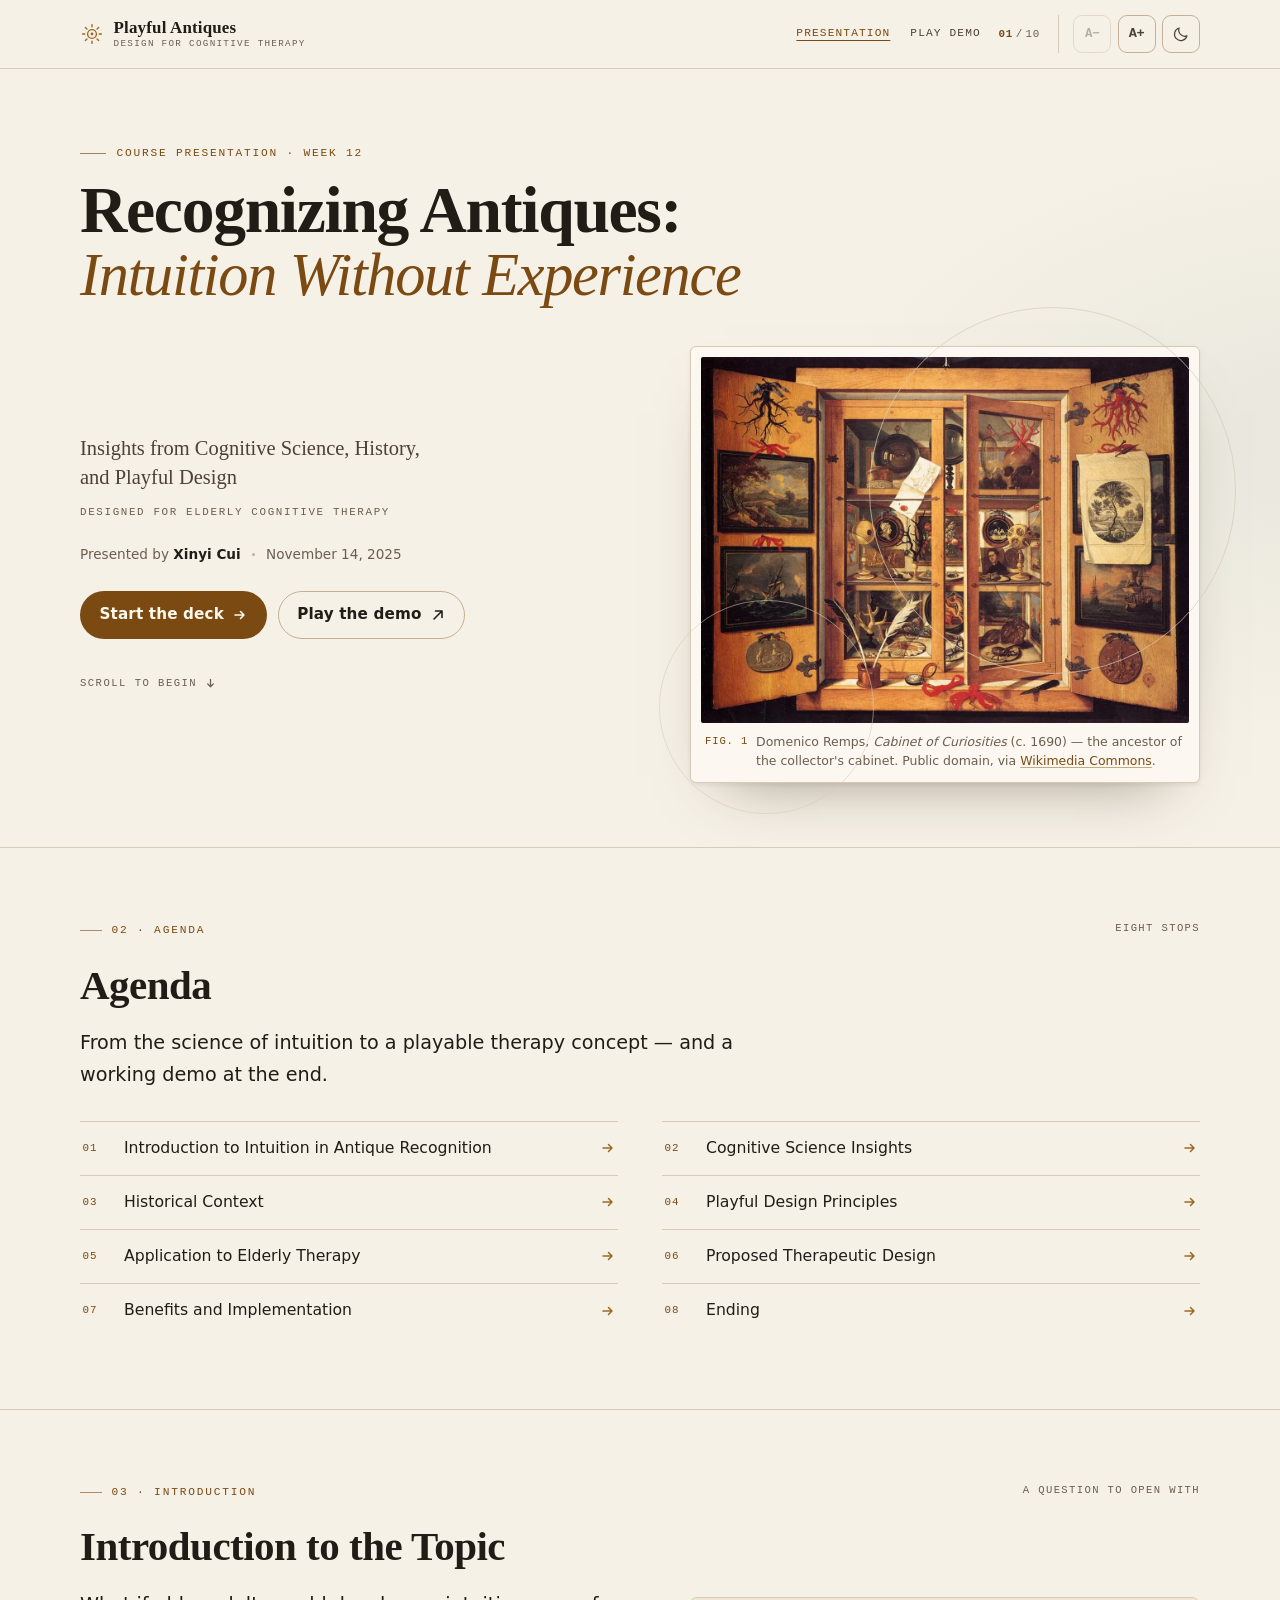
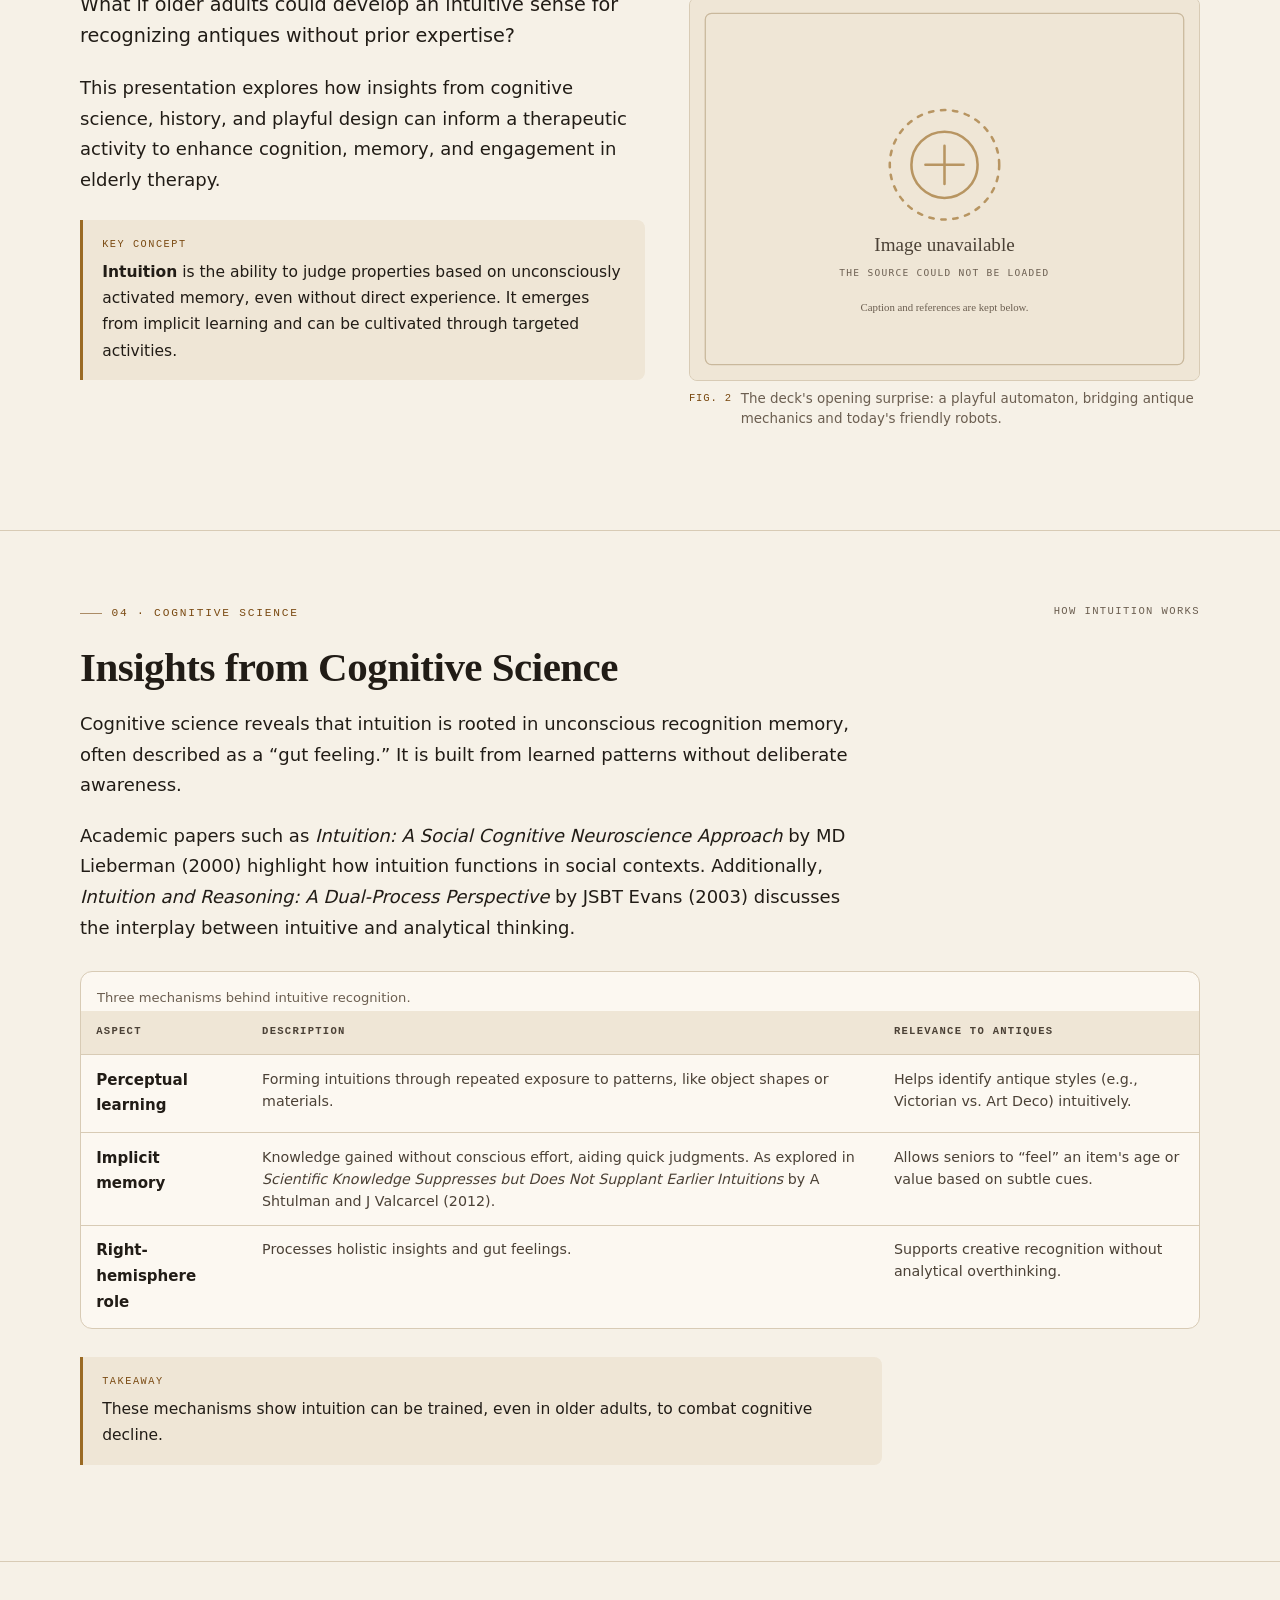
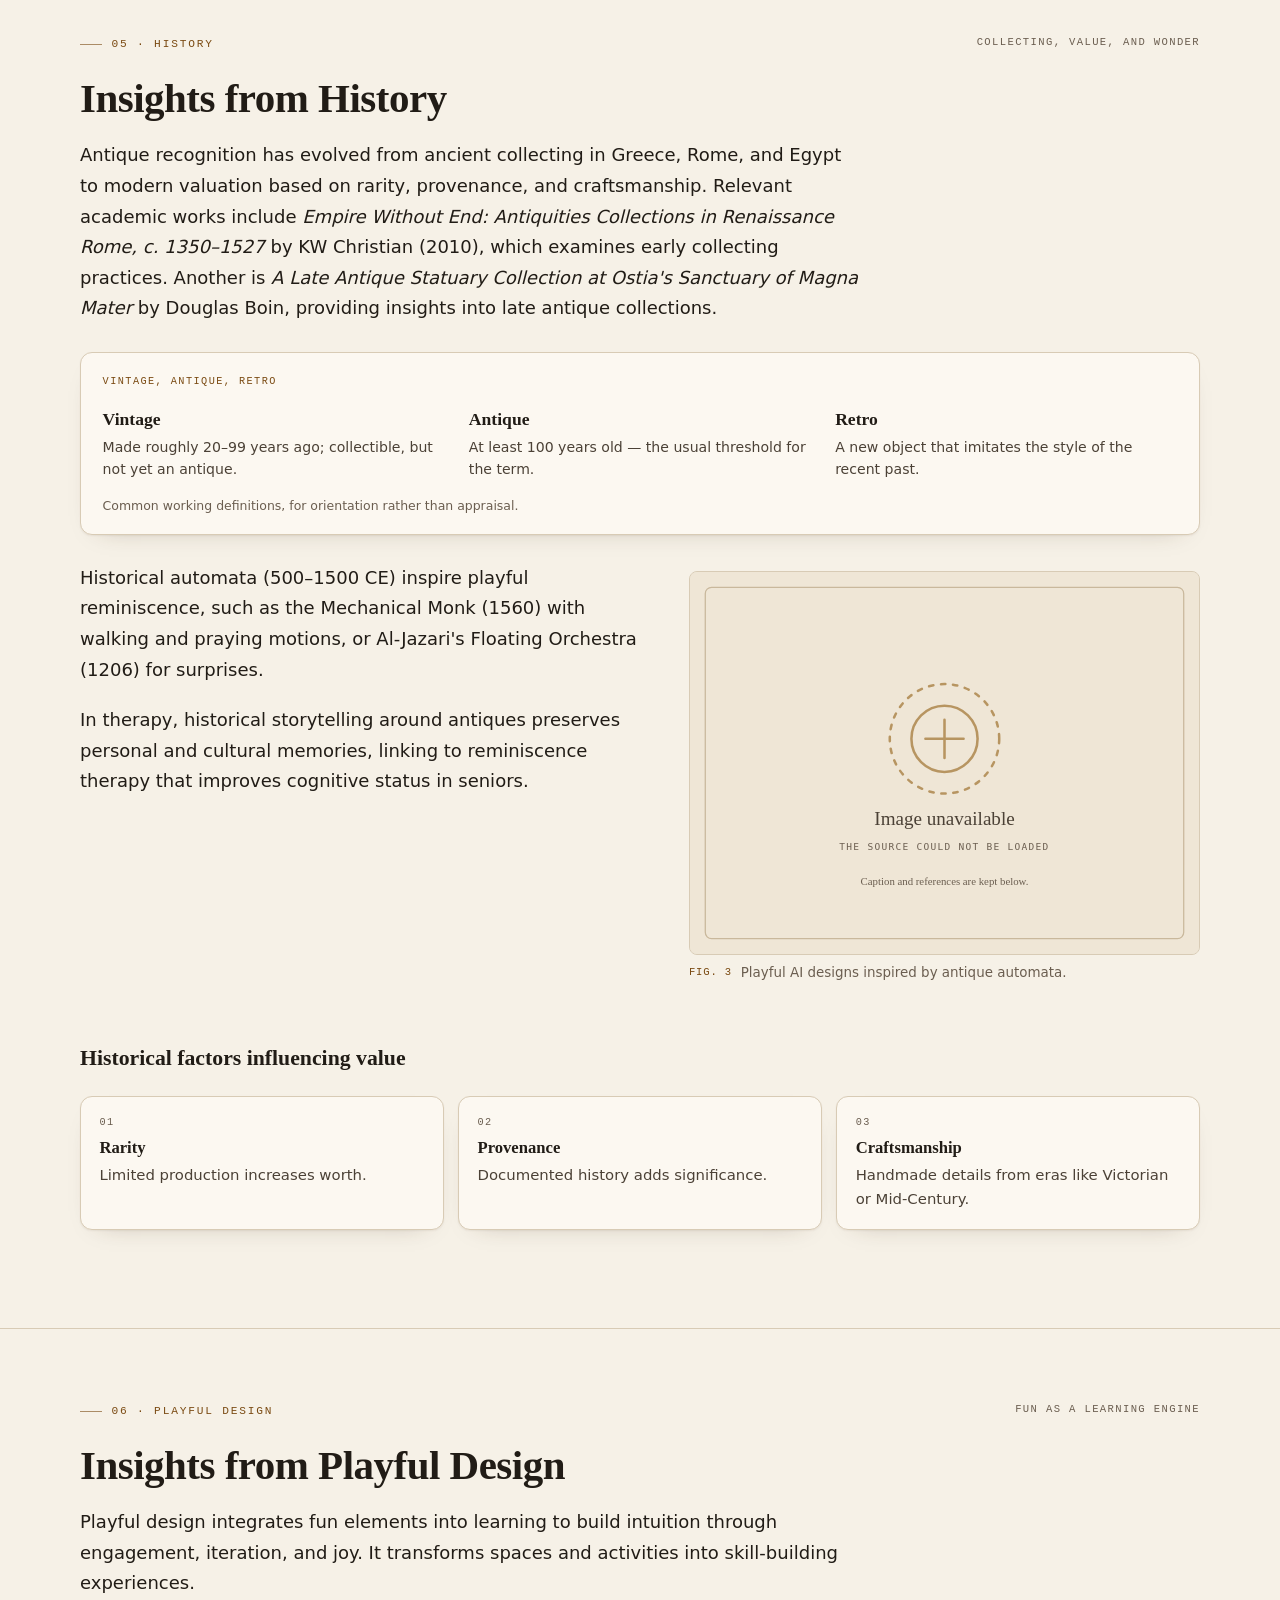
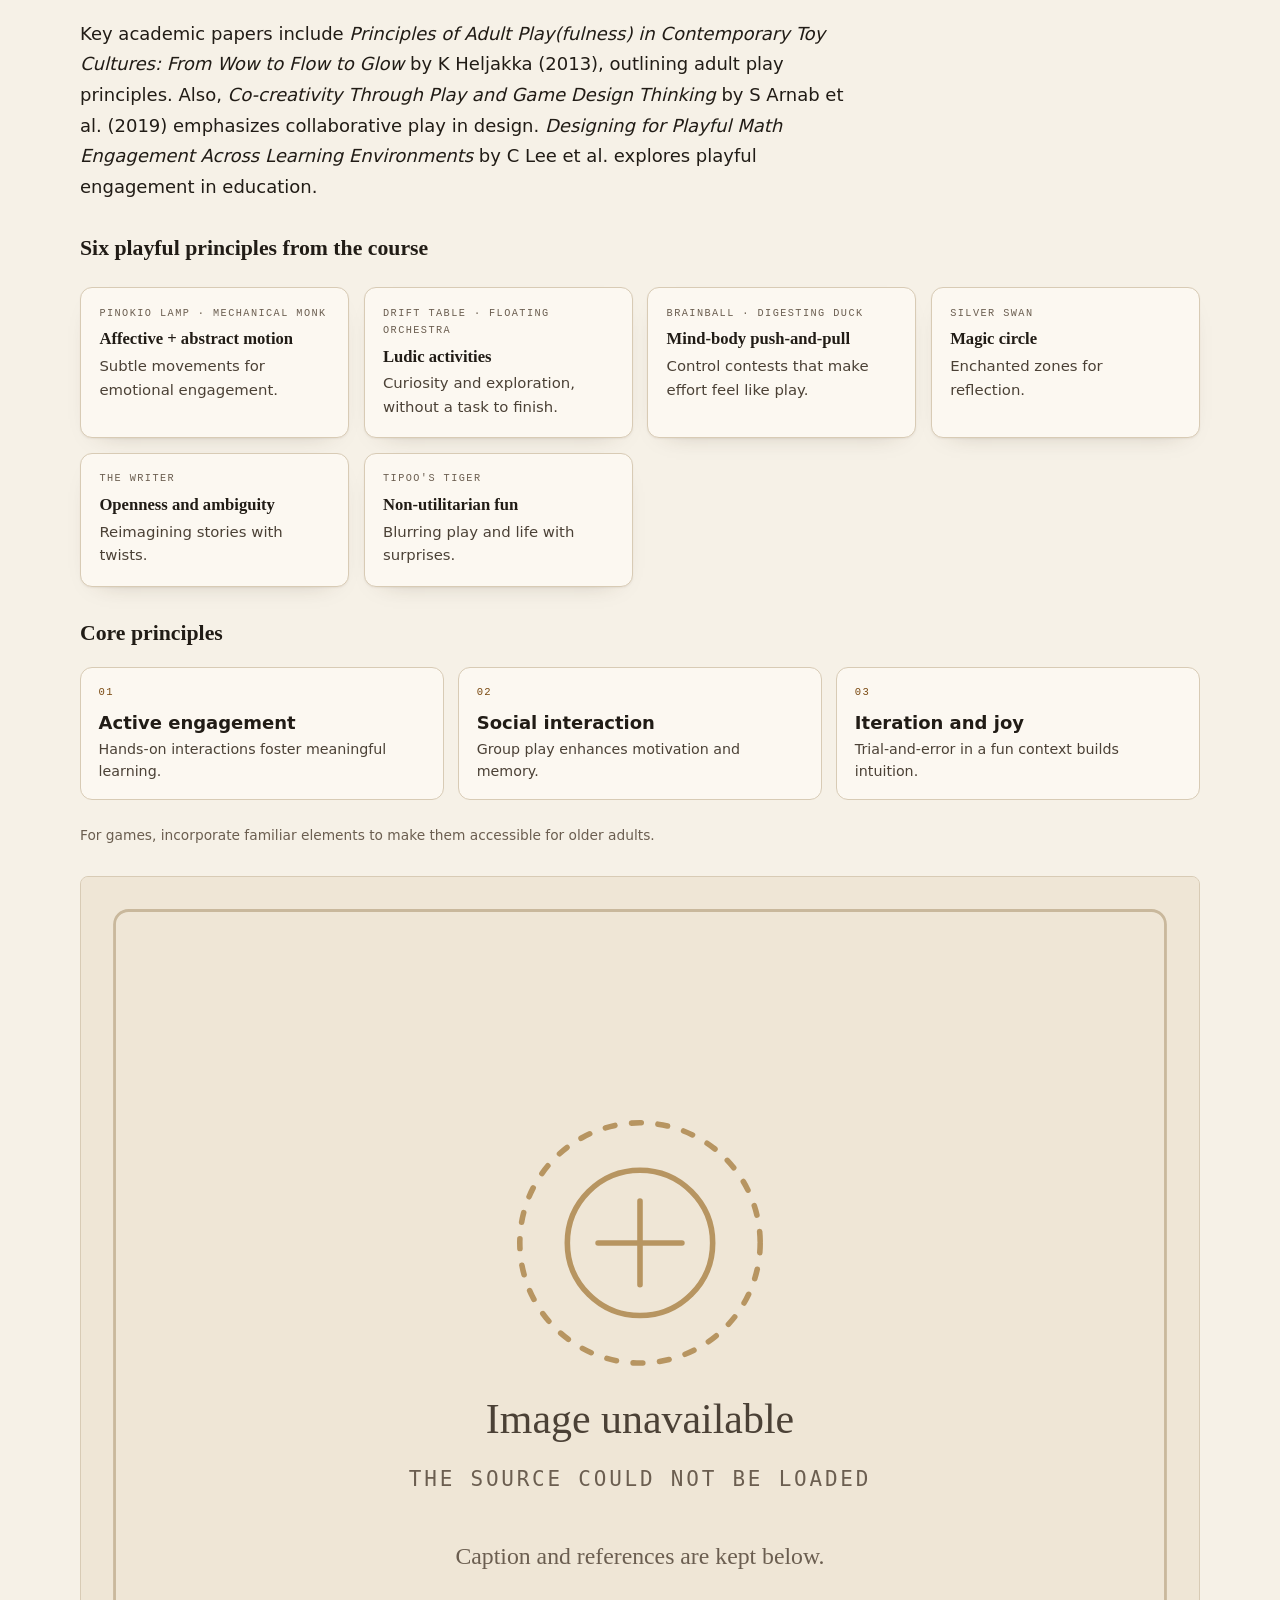
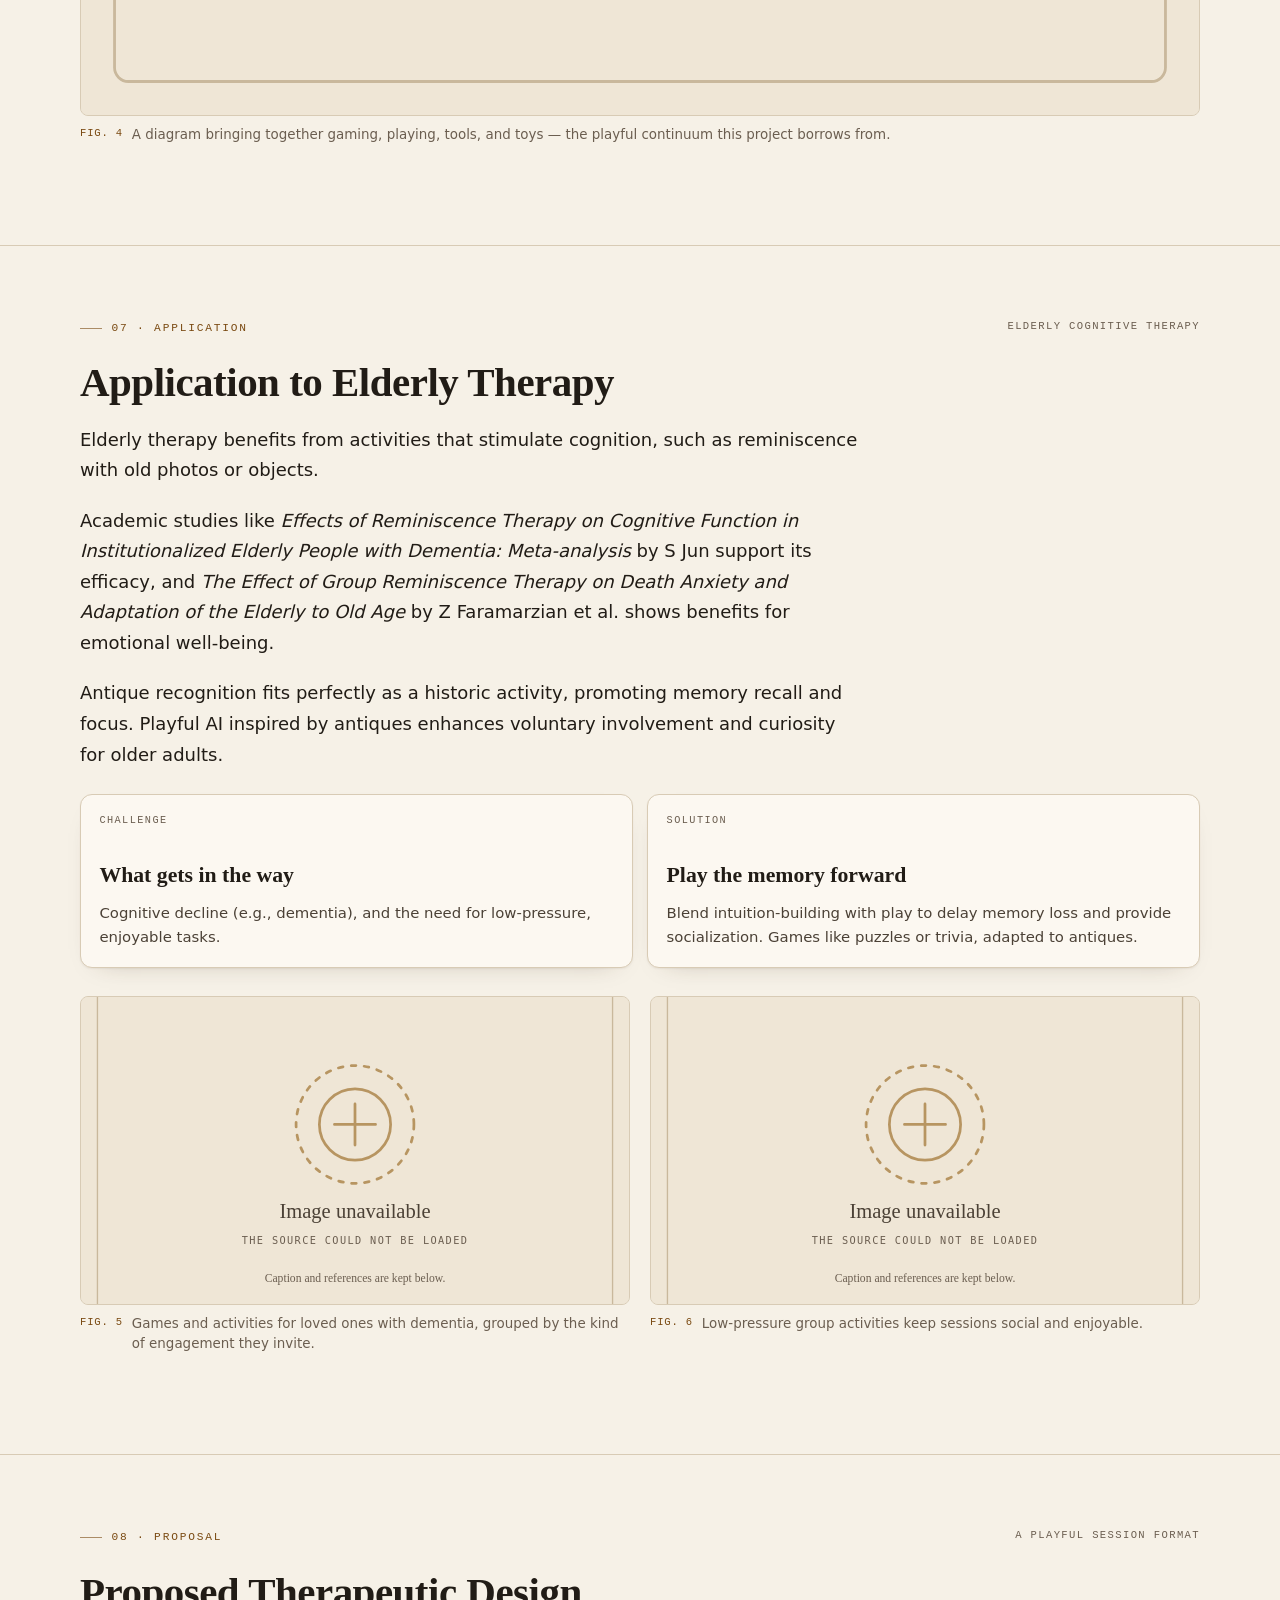
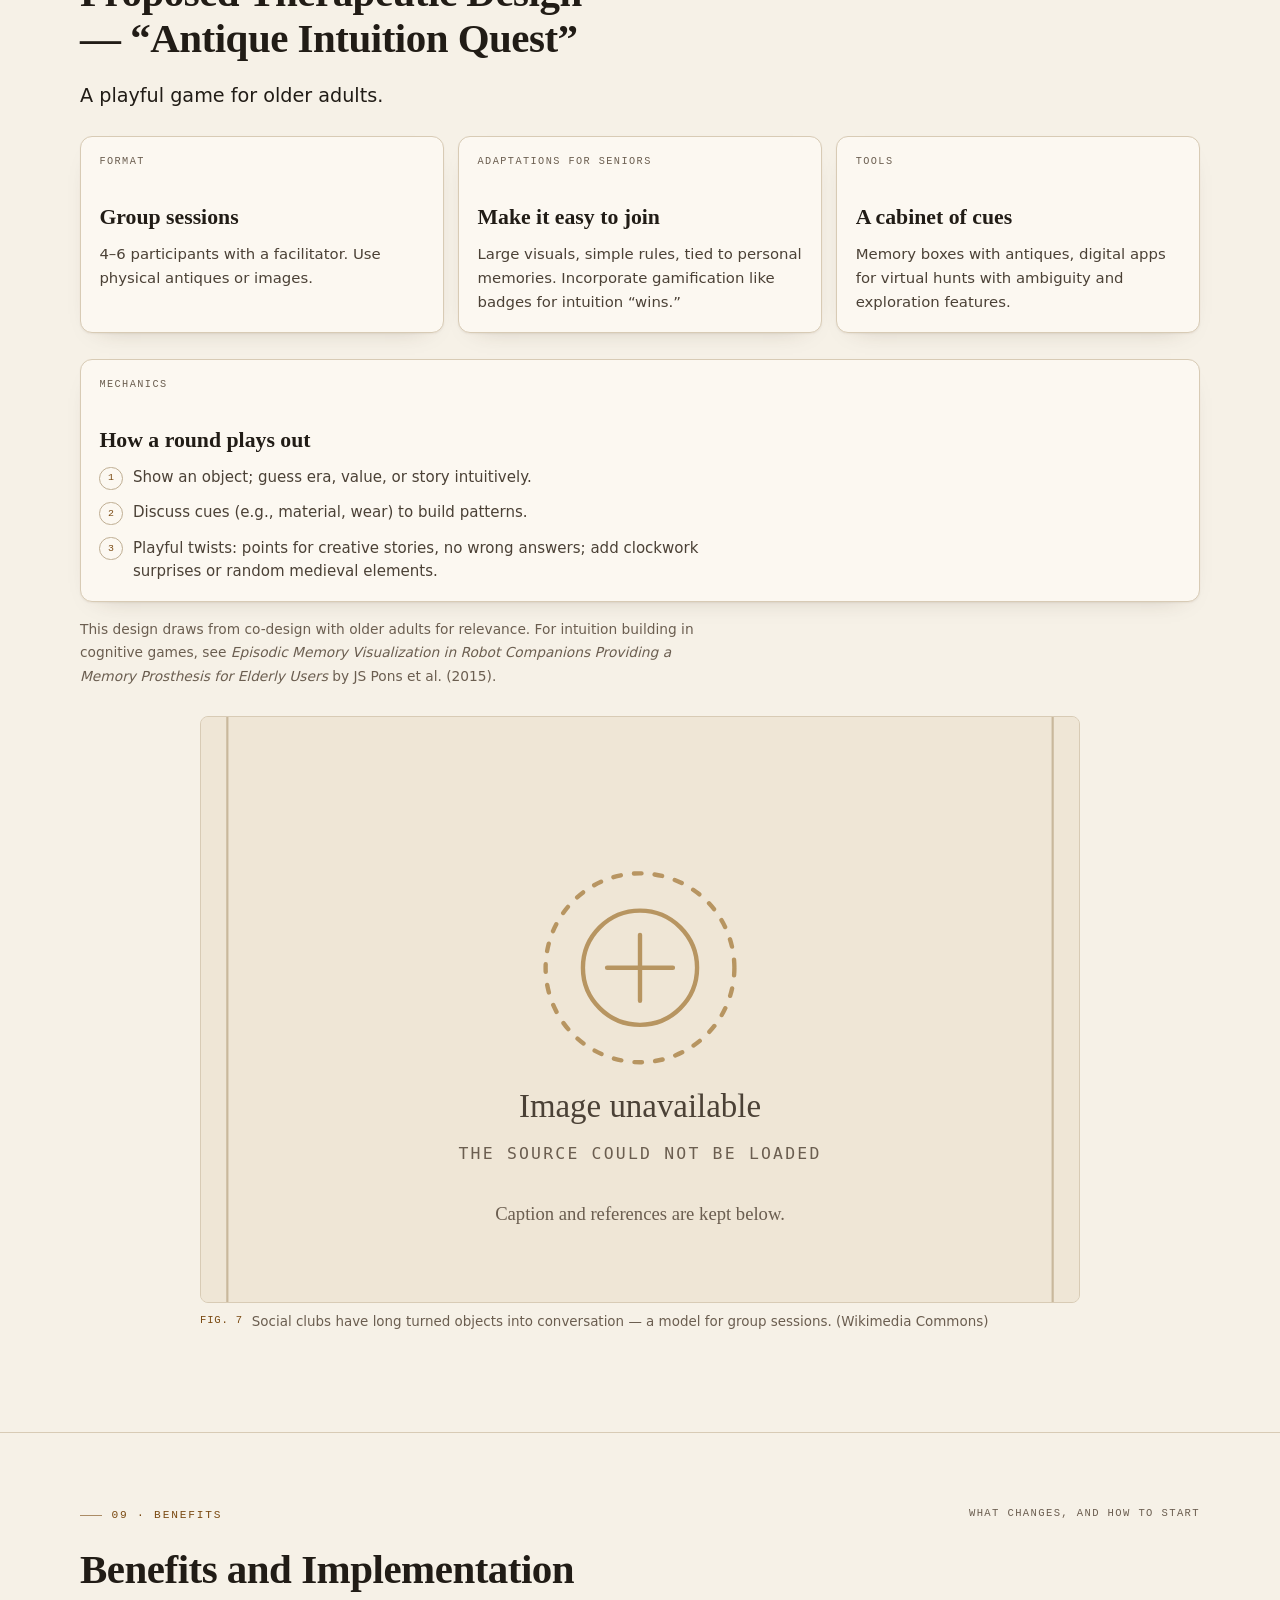
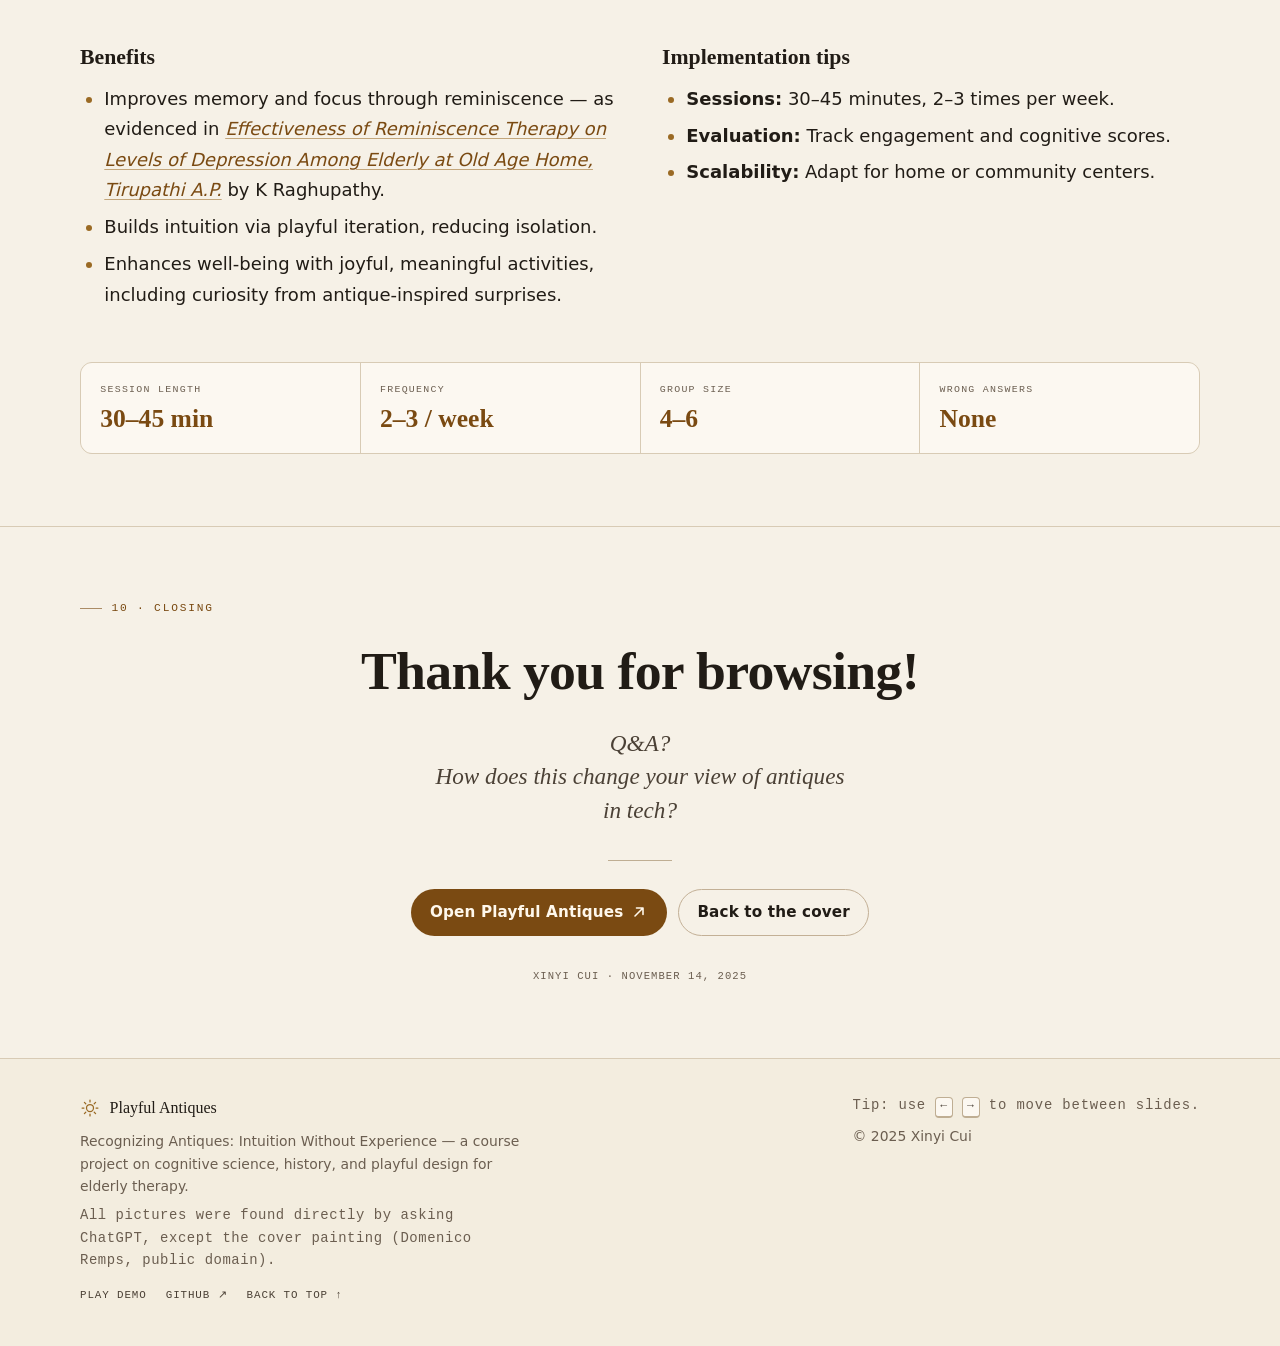
<file: index.html>
<!DOCTYPE html>
<html lang="en">
<head>
  <meta charset="UTF-8">
  <meta name="viewport" content="width=device-width, initial-scale=1.0">
  <title>Recognizing Antiques: Intuition Without Experience — Playful Antiques</title>
  <meta name="description" content="A course presentation on recognizing antiques through intuition: insights from cognitive science, history, and playful design, applied to elderly cognitive therapy.">
  <meta name="author" content="Xinyi Cui">
  <meta name="theme-color" content="#f6f1e7">
  <meta name="color-scheme" content="light dark">
  <link rel="canonical" href="https://cxy2696.github.io/playfulness-design/">
  <link rel="icon" href="assets/img/favicon.svg" type="image/svg+xml">

  <meta property="og:type" content="website">
  <meta property="og:title" content="Recognizing Antiques: Intuition Without Experience">
  <meta property="og:description" content="Insights from cognitive science, history, and playful design — applied to elderly cognitive therapy.">
  <meta property="og:url" content="https://cxy2696.github.io/playfulness-design/">
  <meta property="og:image" content="https://cxy2696.github.io/playfulness-design/assets/img/cabinet-of-curiosities.jpg">
  <meta name="twitter:card" content="summary_large_image">

  <script>
    (function () {
      var root = document.documentElement;
      var theme = null;
      var size = null;
      try {
        theme = localStorage.getItem("pa-theme");
        size = localStorage.getItem("pa-size");
      } catch (error) {}
      if (theme !== "light" && theme !== "dark") {
        theme = window.matchMedia("(prefers-color-scheme: dark)").matches ? "dark" : "light";
      }
      root.setAttribute("data-theme", theme);
      if (size) {
        root.style.fontSize = size + "%";
      }
    })();
  </script>

  <link rel="stylesheet" href="assets/css/site.css">
  <link rel="stylesheet" href="assets/css/deck.css">
  <script src="assets/js/app.js" defer></script>
  <script src="assets/js/deck.js" defer></script>
</head>
<body>
  <a class="skip-link" href="#main">Skip to content</a>

  <header class="site-header">
    <div class="wrap site-header__inner">
      <a class="brand" href="index.html">
        <svg class="brand__mark" viewBox="0 0 24 24" aria-hidden="true" fill="none" stroke="currentColor" stroke-width="1.4" stroke-linecap="round">
          <circle cx="12" cy="12" r="4.4"/>
          <path d="M12 2.6v2.2M12 19.2v2.2M2.6 12h2.2M19.2 12h2.2M5.4 5.4l1.5 1.5M17.1 17.1l1.5 1.5M18.6 5.4l-1.5 1.5M6.9 17.1l-1.5 1.5"/>
          <circle cx="12" cy="12" r="1.4" fill="currentColor" stroke="none"/>
        </svg>
        <span class="brand__text">
          <span class="brand__name">Playful Antiques</span>
          <span class="brand__sub">Design for cognitive therapy</span>
        </span>
      </a>

      <nav class="site-nav" aria-label="Main">
        <a href="index.html" aria-current="page">Presentation</a>
        <a href="play.html">Play demo</a>
      </nav>

      <span class="deck-count" aria-hidden="true"><strong data-slide-current>01</strong> / <span data-slide-total>10</span></span>

      <div class="controls" role="group" aria-label="Display settings">
        <button class="ctl ctl--size" type="button" data-size="down" aria-label="A− Decrease text size">A−</button>
        <button class="ctl ctl--size" type="button" data-size="up" aria-label="A+ Increase text size">A+</button>
        <button class="ctl" type="button" data-theme-toggle aria-pressed="false" aria-label="Switch to dark theme" title="Switch to dark theme">
          <svg class="theme-icon theme-icon--moon" viewBox="0 0 24 24" aria-hidden="true" fill="none" stroke="currentColor" stroke-width="1.6" stroke-linecap="round" stroke-linejoin="round">
            <path d="M20 14.5A8.2 8.2 0 0 1 9.5 4a8.5 8.5 0 1 0 10.5 10.5Z"/>
          </svg>
          <svg class="theme-icon theme-icon--sun" viewBox="0 0 24 24" aria-hidden="true" fill="none" stroke="currentColor" stroke-width="1.6" stroke-linecap="round">
            <circle cx="12" cy="12" r="4.2"/>
            <path d="M12 2.8v2M12 19.2v2M2.8 12h2M19.2 12h2M5.5 5.5l1.4 1.4M17.1 17.1l1.4 1.4M18.5 5.5l-1.4 1.4M6.9 17.1l-1.4 1.4"/>
          </svg>
        </button>
      </div>

      <p class="sr-only" role="status" aria-live="polite" data-size-status></p>
    </div>
  </header>

  <main id="main">
    <progress class="progress" max="100" value="0" aria-label="Reading progress">0%</progress>

    <!-- 01 · Cover ------------------------------------------------------- -->
    <section class="hero" id="cover" data-slide aria-labelledby="cover-title">
      <div class="wrap">
        <div class="hero__top">
          <p class="eyebrow">Course presentation · Week 12</p>
          <h1 id="cover-title">Recognizing Antiques: <span class="hero__title-em">Intuition Without Experience</span></h1>
        </div>

        <div class="hero__grid">
          <div class="hero__copy">
            <p class="hero__sub">Insights from Cognitive Science, History, and Playful Design</p>
            <p class="hero__for">Designed for elderly cognitive therapy</p>
            <p class="hero__byline">
              <span>Presented by <strong>Xinyi Cui</strong></span>
              <span class="dot" aria-hidden="true"></span>
              <span>November 14, 2025</span>
            </p>
            <div class="hero__actions">
              <a class="btn" href="#intuition">
                Start the deck
                <svg viewBox="0 0 16 16" aria-hidden="true" fill="none" stroke="currentColor" stroke-width="1.6" stroke-linecap="round" stroke-linejoin="round"><path d="M3 8h9M8.5 4.5 12 8l-3.5 3.5"/></svg>
              </a>
              <a class="btn btn--ghost" href="play.html">
                Play the demo
                <svg viewBox="0 0 16 16" aria-hidden="true" fill="none" stroke="currentColor" stroke-width="1.6" stroke-linecap="round" stroke-linejoin="round"><path d="M4 12 12 4M5.5 4H12v6.5"/></svg>
              </a>
            </div>
            <a class="hero__cue" href="#agenda">
              Scroll to begin
              <svg viewBox="0 0 16 16" aria-hidden="true" fill="none" stroke="currentColor" stroke-width="1.6" stroke-linecap="round" stroke-linejoin="round"><path d="M8 3v9M4.5 8.5 8 12l3.5-3.5"/></svg>
            </a>
          </div>

          <div class="hero__visual">
            <figure class="plate">
              <picture>
                <source srcset="assets/img/cabinet-of-curiosities.webp" type="image/webp">
                <img src="assets/img/cabinet-of-curiosities.jpg"
                     alt="A painted cabinet of curiosities filled with shells, coins, jewellery, and scientific instruments."
                     width="1200" height="884" fetchpriority="high" decoding="async">
              </picture>
              <figcaption>
                <span class="fig-no">Fig. 1</span>
                <span>Domenico Remps, <cite>Cabinet of Curiosities</cite> (c.&nbsp;1690) &mdash; the ancestor of the collector's cabinet. Public domain, via <a href="https://commons.wikimedia.org/wiki/File:Cabinet_of_Curiosities_1690s_Domenico_Remps.jpg" rel="noopener">Wikimedia Commons</a>.</span>
              </figcaption>
            </figure>
          </div>
        </div>
      </div>
    </section>

    <!-- 02 · Agenda ------------------------------------------------------ -->
    <section class="slide" id="agenda" data-slide aria-labelledby="agenda-title">
      <div class="wrap">
        <div class="slide__head">
          <span class="slide__num">02 · Agenda</span>
          <span class="slide__kicker">Eight stops</span>
        </div>
        <h2 id="agenda-title">Agenda</h2>
        <p class="lede">From the science of intuition to a playable therapy concept — and a working demo at the end.</p>

        <ol class="agenda">
          <li>
            <a href="#intuition">
              <span class="agenda__no">01</span>
              <span class="agenda__label">Introduction to Intuition in Antique Recognition</span>
              <svg class="agenda__arrow" viewBox="0 0 16 16" aria-hidden="true" fill="none" stroke="currentColor" stroke-width="1.5" stroke-linecap="round" stroke-linejoin="round"><path d="M3 8h9M8.5 4.5 12 8l-3.5 3.5"/></svg>
            </a>
          </li>
          <li>
            <a href="#cognitive">
              <span class="agenda__no">02</span>
              <span class="agenda__label">Cognitive Science Insights</span>
              <svg class="agenda__arrow" viewBox="0 0 16 16" aria-hidden="true" fill="none" stroke="currentColor" stroke-width="1.5" stroke-linecap="round" stroke-linejoin="round"><path d="M3 8h9M8.5 4.5 12 8l-3.5 3.5"/></svg>
            </a>
          </li>
          <li>
            <a href="#history">
              <span class="agenda__no">03</span>
              <span class="agenda__label">Historical Context</span>
              <svg class="agenda__arrow" viewBox="0 0 16 16" aria-hidden="true" fill="none" stroke="currentColor" stroke-width="1.5" stroke-linecap="round" stroke-linejoin="round"><path d="M3 8h9M8.5 4.5 12 8l-3.5 3.5"/></svg>
            </a>
          </li>
          <li>
            <a href="#playful">
              <span class="agenda__no">04</span>
              <span class="agenda__label">Playful Design Principles</span>
              <svg class="agenda__arrow" viewBox="0 0 16 16" aria-hidden="true" fill="none" stroke="currentColor" stroke-width="1.5" stroke-linecap="round" stroke-linejoin="round"><path d="M3 8h9M8.5 4.5 12 8l-3.5 3.5"/></svg>
            </a>
          </li>
          <li>
            <a href="#therapy">
              <span class="agenda__no">05</span>
              <span class="agenda__label">Application to Elderly Therapy</span>
              <svg class="agenda__arrow" viewBox="0 0 16 16" aria-hidden="true" fill="none" stroke="currentColor" stroke-width="1.5" stroke-linecap="round" stroke-linejoin="round"><path d="M3 8h9M8.5 4.5 12 8l-3.5 3.5"/></svg>
            </a>
          </li>
          <li>
            <a href="#design">
              <span class="agenda__no">06</span>
              <span class="agenda__label">Proposed Therapeutic Design</span>
              <svg class="agenda__arrow" viewBox="0 0 16 16" aria-hidden="true" fill="none" stroke="currentColor" stroke-width="1.5" stroke-linecap="round" stroke-linejoin="round"><path d="M3 8h9M8.5 4.5 12 8l-3.5 3.5"/></svg>
            </a>
          </li>
          <li>
            <a href="#benefits">
              <span class="agenda__no">07</span>
              <span class="agenda__label">Benefits and Implementation</span>
              <svg class="agenda__arrow" viewBox="0 0 16 16" aria-hidden="true" fill="none" stroke="currentColor" stroke-width="1.5" stroke-linecap="round" stroke-linejoin="round"><path d="M3 8h9M8.5 4.5 12 8l-3.5 3.5"/></svg>
            </a>
          </li>
          <li>
            <a href="#closing">
              <span class="agenda__no">08</span>
              <span class="agenda__label">Ending</span>
              <svg class="agenda__arrow" viewBox="0 0 16 16" aria-hidden="true" fill="none" stroke="currentColor" stroke-width="1.5" stroke-linecap="round" stroke-linejoin="round"><path d="M3 8h9M8.5 4.5 12 8l-3.5 3.5"/></svg>
            </a>
          </li>
        </ol>
      </div>
    </section>

    <!-- 03 · Introduction ------------------------------------------------ -->
    <section class="slide" id="intuition" data-slide aria-labelledby="intuition-title">
      <div class="wrap">
        <div class="slide__head">
          <span class="slide__num">03 · Introduction</span>
          <span class="slide__kicker">A question to open with</span>
        </div>
        <h2 id="intuition-title">Introduction to the Topic</h2>

        <div class="split">
          <div class="prose">
            <p class="lede">What if older adults could develop an intuitive sense for recognizing antiques without prior expertise?</p>
            <p>This presentation explores how insights from cognitive science, history, and playful design can inform a therapeutic activity to enhance cognition, memory, and engagement in elderly therapy.</p>
            <div class="note">
              <span class="note__label">Key concept</span>
              <p><strong>Intuition</strong> is the ability to judge properties based on unconsciously activated memory, even without direct experience. It emerges from implicit learning and can be cultivated through targeted activities.</p>
            </div>
          </div>

          <figure class="figure">
            <img src="https://thumbs.dreamstime.com/b/retro-robot-strolling-ai-automation-concept-vector-design-generative-delightful-illustration-style-motion-depicted-399186539.jpg"
                 alt="A cheerful retro robot illustration walking across a two-tone background."
                 width="800" height="450" loading="lazy" decoding="async" data-fallback>
            <figcaption>
              <span class="fig-no">Fig. 2</span>
              <span>The deck's opening surprise: a playful automaton, bridging antique mechanics and today's friendly robots.</span>
            </figcaption>
          </figure>
        </div>
      </div>
    </section>

    <!-- 04 · Cognitive science ------------------------------------------- -->
    <section class="slide" id="cognitive" data-slide aria-labelledby="cognitive-title">
      <div class="wrap">
        <div class="slide__head">
          <span class="slide__num">04 · Cognitive science</span>
          <span class="slide__kicker">How intuition works</span>
        </div>
        <h2 id="cognitive-title">Insights from Cognitive Science</h2>

        <div class="prose">
          <p>Cognitive science reveals that intuition is rooted in unconscious recognition memory, often described as a &ldquo;gut feeling.&rdquo; It is built from learned patterns without deliberate awareness.</p>
          <p>Academic papers such as <cite>Intuition: A Social Cognitive Neuroscience Approach</cite> by MD Lieberman (2000) highlight how intuition functions in social contexts. Additionally, <cite>Intuition and Reasoning: A Dual-Process Perspective</cite> by JSBT Evans (2003) discusses the interplay between intuitive and analytical thinking.</p>
        </div>

        <div class="table-wrap">
          <table>
            <caption>Three mechanisms behind intuitive recognition.</caption>
            <thead>
              <tr>
                <th scope="col">Aspect</th>
                <th scope="col">Description</th>
                <th scope="col">Relevance to antiques</th>
              </tr>
            </thead>
            <tbody>
              <tr>
                <th scope="row">Perceptual learning</th>
                <td data-label="Description">Forming intuitions through repeated exposure to patterns, like object shapes or materials.</td>
                <td data-label="Relevance to antiques">Helps identify antique styles (e.g., Victorian vs. Art Deco) intuitively.</td>
              </tr>
              <tr>
                <th scope="row">Implicit memory</th>
                <td data-label="Description">Knowledge gained without conscious effort, aiding quick judgments. As explored in <cite>Scientific Knowledge Suppresses but Does Not Supplant Earlier Intuitions</cite> by A Shtulman and J Valcarcel (2012).</td>
                <td data-label="Relevance to antiques">Allows seniors to &ldquo;feel&rdquo; an item's age or value based on subtle cues.</td>
              </tr>
              <tr>
                <th scope="row">Right-hemisphere role</th>
                <td data-label="Description">Processes holistic insights and gut feelings.</td>
                <td data-label="Relevance to antiques">Supports creative recognition without analytical overthinking.</td>
              </tr>
            </tbody>
          </table>
        </div>

        <div class="note">
          <span class="note__label">Takeaway</span>
          <p>These mechanisms show intuition can be trained, even in older adults, to combat cognitive decline.</p>
        </div>
      </div>
    </section>

    <!-- 05 · History ----------------------------------------------------- -->
    <section class="slide" id="history" data-slide aria-labelledby="history-title">
      <div class="wrap">
        <div class="slide__head">
          <span class="slide__num">05 · History</span>
          <span class="slide__kicker">Collecting, value, and wonder</span>
        </div>
        <h2 id="history-title">Insights from History</h2>

        <div class="prose">
          <p>Antique recognition has evolved from ancient collecting in Greece, Rome, and Egypt to modern valuation based on rarity, provenance, and craftsmanship. Relevant academic works include <cite>Empire Without End: Antiquities Collections in Renaissance Rome, c. 1350&ndash;1527</cite> by KW Christian (2010), which examines early collecting practices. Another is <cite>A Late Antique Statuary Collection at Ostia's Sanctuary of Magna Mater</cite> by Douglas Boin, providing insights into late antique collections.</p>
        </div>

        <aside class="taxonomy" aria-labelledby="taxonomy-title">
          <p class="taxonomy__title" id="taxonomy-title">Vintage, antique, retro</p>
          <dl class="taxonomy__grid">
            <div>
              <dt>Vintage</dt>
              <dd>Made roughly 20&ndash;99 years ago; collectible, but not yet an antique.</dd>
            </div>
            <div>
              <dt>Antique</dt>
              <dd>At least 100 years old &mdash; the usual threshold for the term.</dd>
            </div>
            <div>
              <dt>Retro</dt>
              <dd>A new object that imitates the style of the recent past.</dd>
            </div>
          </dl>
          <p class="taxonomy__note">Common working definitions, for orientation rather than appraisal.</p>
        </aside>

        <div class="split">
          <div class="prose">
            <p>Historical automata (500&ndash;1500&nbsp;CE) inspire playful reminiscence, such as the Mechanical Monk (1560) with walking and praying motions, or Al-Jazari's Floating Orchestra (1206) for surprises.</p>
            <p>In therapy, historical storytelling around antiques preserves personal and cultural memories, linking to reminiscence therapy that improves cognitive status in seniors.</p>
          </div>

          <figure class="figure">
            <img src="https://thumbs.dreamstime.com/b/steampunk-robot-design-mechanical-figure-victorian-tech-fantasy-automaton-stock-photo-generative-ai-intricate-showcasing-373343385.jpg"
                 alt="A steampunk automaton illustration with brass gears and Victorian details."
                 width="800" height="457" loading="lazy" decoding="async" data-fallback>
            <figcaption>
              <span class="fig-no">Fig. 3</span>
              <span>Playful AI designs inspired by antique automata.</span>
            </figcaption>
          </figure>
        </div>

        <h3>Historical factors influencing value</h3>
        <div class="card-grid">
          <div class="card">
            <span class="card__tag">01</span>
            <h4>Rarity</h4>
            <p>Limited production increases worth.</p>
          </div>
          <div class="card">
            <span class="card__tag">02</span>
            <h4>Provenance</h4>
            <p>Documented history adds significance.</p>
          </div>
          <div class="card">
            <span class="card__tag">03</span>
            <h4>Craftsmanship</h4>
            <p>Handmade details from eras like Victorian or Mid-Century.</p>
          </div>
        </div>
      </div>
    </section>

    <!-- 06 · Playful design ---------------------------------------------- -->
    <section class="slide" id="playful" data-slide aria-labelledby="playful-title">
      <div class="wrap">
        <div class="slide__head">
          <span class="slide__num">06 · Playful design</span>
          <span class="slide__kicker">Fun as a learning engine</span>
        </div>
        <h2 id="playful-title">Insights from Playful Design</h2>

        <div class="prose">
          <p>Playful design integrates fun elements into learning to build intuition through engagement, iteration, and joy. It transforms spaces and activities into skill-building experiences.</p>
          <p>Key academic papers include <cite>Principles of Adult Play(fulness) in Contemporary Toy Cultures: From Wow to Flow to Glow</cite> by K Heljakka (2013), outlining adult play principles. Also, <cite>Co-creativity Through Play and Game Design Thinking</cite> by S Arnab et al. (2019) emphasizes collaborative play in design. <cite>Designing for Playful Math Engagement Across Learning Environments</cite> by C Lee et al. explores playful engagement in education.</p>
        </div>

        <h3>Six playful principles from the course</h3>
        <ul class="card-grid">
          <li class="card">
            <span class="card__tag">Pinokio Lamp · Mechanical Monk</span>
            <h4>Affective + abstract motion</h4>
            <p>Subtle movements for emotional engagement.</p>
          </li>
          <li class="card">
            <span class="card__tag">Drift Table · Floating Orchestra</span>
            <h4>Ludic activities</h4>
            <p>Curiosity and exploration, without a task to finish.</p>
          </li>
          <li class="card">
            <span class="card__tag">Brainball · Digesting Duck</span>
            <h4>Mind-body push-and-pull</h4>
            <p>Control contests that make effort feel like play.</p>
          </li>
          <li class="card">
            <span class="card__tag">Silver Swan</span>
            <h4>Magic circle</h4>
            <p>Enchanted zones for reflection.</p>
          </li>
          <li class="card">
            <span class="card__tag">The Writer</span>
            <h4>Openness and ambiguity</h4>
            <p>Reimagining stories with twists.</p>
          </li>
          <li class="card">
            <span class="card__tag">Tipoo's Tiger</span>
            <h4>Non-utilitarian fun</h4>
            <p>Blurring play and life with surprises.</p>
          </li>
        </ul>

        <h3>Core principles</h3>
        <ol class="numbered">
          <li>
            <h4>Active engagement</h4>
            <p>Hands-on interactions foster meaningful learning.</p>
          </li>
          <li>
            <h4>Social interaction</h4>
            <p>Group play enhances motivation and memory.</p>
          </li>
          <li>
            <h4>Iteration and joy</h4>
            <p>Trial-and-error in a fun context builds intuition.</p>
          </li>
        </ol>

        <p class="aside-note">For games, incorporate familiar elements to make them accessible for older adults.</p>

        <figure class="figure">
          <img src="https://image.slidesharecdn.com/mindtrek2011gamificationdelivered-120422182127-phpapp02/75/From-Game-Design-Elements-to-Gamefulness-Defining-Gamification-25-2048.jpg"
               alt="A diagram titled Bringing it together, mapping gaming, playing, tools, and toys."
               width="2048" height="1447" loading="lazy" decoding="async" data-fallback>
          <figcaption>
            <span class="fig-no">Fig. 4</span>
            <span>A diagram bringing together gaming, playing, tools, and toys &mdash; the playful continuum this project borrows from.</span>
          </figcaption>
        </figure>
      </div>
    </section>

    <!-- 07 · Therapy ----------------------------------------------------- -->
    <section class="slide" id="therapy" data-slide aria-labelledby="therapy-title">
      <div class="wrap">
        <div class="slide__head">
          <span class="slide__num">07 · Application</span>
          <span class="slide__kicker">Elderly cognitive therapy</span>
        </div>
        <h2 id="therapy-title">Application to Elderly Therapy</h2>

        <div class="prose">
          <p>Elderly therapy benefits from activities that stimulate cognition, such as reminiscence with old photos or objects.</p>
          <p>Academic studies like <cite>Effects of Reminiscence Therapy on Cognitive Function in Institutionalized Elderly People with Dementia: Meta-analysis</cite> by S Jun support its efficacy, and <cite>The Effect of Group Reminiscence Therapy on Death Anxiety and Adaptation of the Elderly to Old Age</cite> by Z Faramarzian et al. shows benefits for emotional well-being.</p>
          <p>Antique recognition fits perfectly as a historic activity, promoting memory recall and focus. Playful AI inspired by antiques enhances voluntary involvement and curiosity for older adults.</p>
        </div>

        <div class="card-grid">
          <div class="card">
            <span class="card__tag">Challenge</span>
            <h3>What gets in the way</h3>
            <p>Cognitive decline (e.g., dementia), and the need for low-pressure, enjoyable tasks.</p>
          </div>
          <div class="card">
            <span class="card__tag">Solution</span>
            <h3>Play the memory forward</h3>
            <p>Blend intuition-building with play to delay memory loss and provide socialization. Games like puzzles or trivia, adapted to antiques.</p>
          </div>
        </div>

        <div class="figures">
          <figure class="figure">
            <img src="https://www.homage.sg/wp-content/uploads/2020/11/wordpress-feature-image-24.png?v=1627453922"
                 alt="A flyer listing games and activities for loved ones with dementia, grouped into thinking, physical, and social games."
                 width="1200" height="628" loading="lazy" decoding="async" data-fallback>
            <figcaption>
              <span class="fig-no">Fig. 5</span>
              <span>Games and activities for loved ones with dementia, grouped by the kind of engagement they invite.</span>
            </figcaption>
          </figure>
          <figure class="figure">
            <img src="https://seniorservicesofamerica.com/wp-content/uploads/2023/10/12-engaging-activities-for-elderly-with-dementia.webp"
                 alt="An older woman doing a jigsaw puzzle with two family members around a table."
                 width="720" height="406" loading="lazy" decoding="async" data-fallback>
            <figcaption>
              <span class="fig-no">Fig. 6</span>
              <span>Low-pressure group activities keep sessions social and enjoyable.</span>
            </figcaption>
          </figure>
        </div>
      </div>
    </section>

    <!-- 08 · Proposed design -------------------------------------------- -->
    <section class="slide" id="design" data-slide aria-labelledby="design-title">
      <div class="wrap">
        <div class="slide__head">
          <span class="slide__num">08 · Proposal</span>
          <span class="slide__kicker">A playful session format</span>
        </div>
        <h2 id="design-title">Proposed Therapeutic Design &mdash; &ldquo;Antique Intuition Quest&rdquo;</h2>
        <p class="lede">A playful game for older adults.</p>

        <div class="card-grid">
          <div class="card">
            <span class="card__tag">Format</span>
            <h3>Group sessions</h3>
            <p>4&ndash;6 participants with a facilitator. Use physical antiques or images.</p>
          </div>
          <div class="card">
            <span class="card__tag">Adaptations for seniors</span>
            <h3>Make it easy to join</h3>
            <p>Large visuals, simple rules, tied to personal memories. Incorporate gamification like badges for intuition &ldquo;wins.&rdquo;</p>
          </div>
          <div class="card">
            <span class="card__tag">Tools</span>
            <h3>A cabinet of cues</h3>
            <p>Memory boxes with antiques, digital apps for virtual hunts with ambiguity and exploration features.</p>
          </div>
        </div>

        <div class="card">
          <span class="card__tag">Mechanics</span>
          <h3>How a round plays out</h3>
          <ol class="steps">
            <li>Show an object; guess era, value, or story intuitively.</li>
            <li>Discuss cues (e.g., material, wear) to build patterns.</li>
            <li>Playful twists: points for creative stories, no wrong answers; add clockwork surprises or random medieval elements.</li>
          </ol>
        </div>

        <p class="aside-note">This design draws from co-design with older adults for relevance. For intuition building in cognitive games, see <cite>Episodic Memory Visualization in Robot Companions Providing a Memory Prosthesis for Elderly Users</cite> by JS Pons et al. (2015).</p>

        <figure class="figure figure--lead">
          <img src="https://upload.wikimedia.org/wikipedia/commons/thumb/2/29/Opdracht_HP_UVV-bejaardensocieteit_in_gebouw_Reigersburg_Amsterdam-Oost_bejaar%2C_Bestanddeelnr_923-7802.jpg/960px-Opdracht_HP_UVV-bejaardensocieteit_in_gebouw_Reigersburg_Amsterdam-Oost_bejaar%2C_Bestanddeelnr_923-7802.jpg"
               alt="Historical black-and-white photograph of members of an Amsterdam social club gathered around a table."
               width="960" height="636" loading="lazy" decoding="async" data-fallback>
          <figcaption>
            <span class="fig-no">Fig. 7</span>
            <span>Social clubs have long turned objects into conversation &mdash; a model for group sessions. (Wikimedia Commons)</span>
          </figcaption>
        </figure>
      </div>
    </section>

    <!-- 09 · Benefits ---------------------------------------------------- -->
    <section class="slide" id="benefits" data-slide aria-labelledby="benefits-title">
      <div class="wrap">
        <div class="slide__head">
          <span class="slide__num">09 · Benefits</span>
          <span class="slide__kicker">What changes, and how to start</span>
        </div>
        <h2 id="benefits-title">Benefits and Implementation</h2>

        <div class="split split--even">
          <div class="prose">
            <h3>Benefits</h3>
            <ul>
              <li>Improves memory and focus through reminiscence &mdash; as evidenced in <a href="https://ijip.in/wp-content/uploads/2023/03/18.01.173.20231101.pdf" rel="noopener"><cite>Effectiveness of Reminiscence Therapy on Levels of Depression Among Elderly at Old Age Home, Tirupathi A.P.</cite></a> by K Raghupathy.</li>
              <li>Builds intuition via playful iteration, reducing isolation.</li>
              <li>Enhances well-being with joyful, meaningful activities, including curiosity from antique-inspired surprises.</li>
            </ul>
          </div>

          <div class="prose">
            <h3>Implementation tips</h3>
            <ul>
              <li><strong>Sessions:</strong> 30&ndash;45 minutes, 2&ndash;3 times per week.</li>
              <li><strong>Evaluation:</strong> Track engagement and cognitive scores.</li>
              <li><strong>Scalability:</strong> Adapt for home or community centers.</li>
            </ul>
          </div>
        </div>

        <dl class="stats">
          <div>
            <dt>Session length</dt>
            <dd>30&ndash;45 min</dd>
          </div>
          <div>
            <dt>Frequency</dt>
            <dd>2&ndash;3 / week</dd>
          </div>
          <div>
            <dt>Group size</dt>
            <dd>4&ndash;6</dd>
          </div>
          <div>
            <dt>Wrong answers</dt>
            <dd>None</dd>
          </div>
        </dl>
      </div>
    </section>

    <!-- 10 · Closing ----------------------------------------------------- -->
    <section class="slide closing" id="closing" data-slide aria-labelledby="closing-title">
      <div class="wrap">
        <div class="slide__head">
          <span class="slide__num">10 · Closing</span>
        </div>
        <h2 id="closing-title">Thank you for browsing!</h2>
        <p class="closing__question">Q&amp;A?<br>How does this change your view of antiques in tech?</p>
        <div class="closing__rule" aria-hidden="true"></div>
        <div class="closing__actions">
          <a class="btn" href="play.html">
            Open Playful Antiques
            <svg viewBox="0 0 16 16" aria-hidden="true" fill="none" stroke="currentColor" stroke-width="1.6" stroke-linecap="round" stroke-linejoin="round"><path d="M4 12 12 4M5.5 4H12v6.5"/></svg>
          </a>
          <a class="btn btn--ghost" href="#cover">Back to the cover</a>
        </div>
        <p class="closing__meta">Xinyi Cui &middot; November 14, 2025</p>
      </div>
    </section>
  </main>

  <nav class="slide-dock" aria-label="Slides">
    <a href="#cover" title="Cover">01</a>
    <a href="#agenda" title="Agenda">02</a>
    <a href="#intuition" title="Introduction">03</a>
    <a href="#cognitive" title="Cognitive science">04</a>
    <a href="#history" title="History">05</a>
    <a href="#playful" title="Playful design">06</a>
    <a href="#therapy" title="Elderly therapy">07</a>
    <a href="#design" title="Proposed design">08</a>
    <a href="#benefits" title="Benefits">09</a>
    <a href="#closing" title="Closing">10</a>
  </nav>

  <footer class="site-footer">
    <div class="wrap site-footer__inner">
      <div>
        <div class="site-footer__brand">
          <svg viewBox="0 0 24 24" aria-hidden="true" fill="none" stroke="currentColor" stroke-width="1.5" stroke-linecap="round">
            <circle cx="12" cy="12" r="4.2"/>
            <path d="M12 2.5v2.2M12 19.3v2.2M2.5 12h2.2M19.3 12h2.2M5.3 5.3l1.6 1.6M17.1 17.1l1.6 1.6M18.7 5.3l-1.6 1.6M6.9 17.1l-1.6 1.6"/>
          </svg>
          Playful Antiques
        </div>
        <p>Recognizing Antiques: Intuition Without Experience &mdash; a course project on cognitive science, history, and playful design for elderly therapy.</p>
        <p class="site-footer__note">All pictures were found directly by asking ChatGPT, except the cover painting (Domenico Remps, public domain).</p>
        <div class="site-footer__links">
          <a href="play.html">Play demo</a>
          <a href="https://github.com/cxy2696/playfulness-design" rel="noopener">GitHub &#8599;</a>
          <a href="#cover">Back to top &#8593;</a>
        </div>
      </div>
      <div>
        <p class="deck-tip">Tip: use <kbd>&larr;</kbd> <kbd>&rarr;</kbd> to move between slides.</p>
        <p>&copy; 2025 Xinyi Cui</p>
      </div>
    </div>
  </footer>
</body>
</html>
</file>
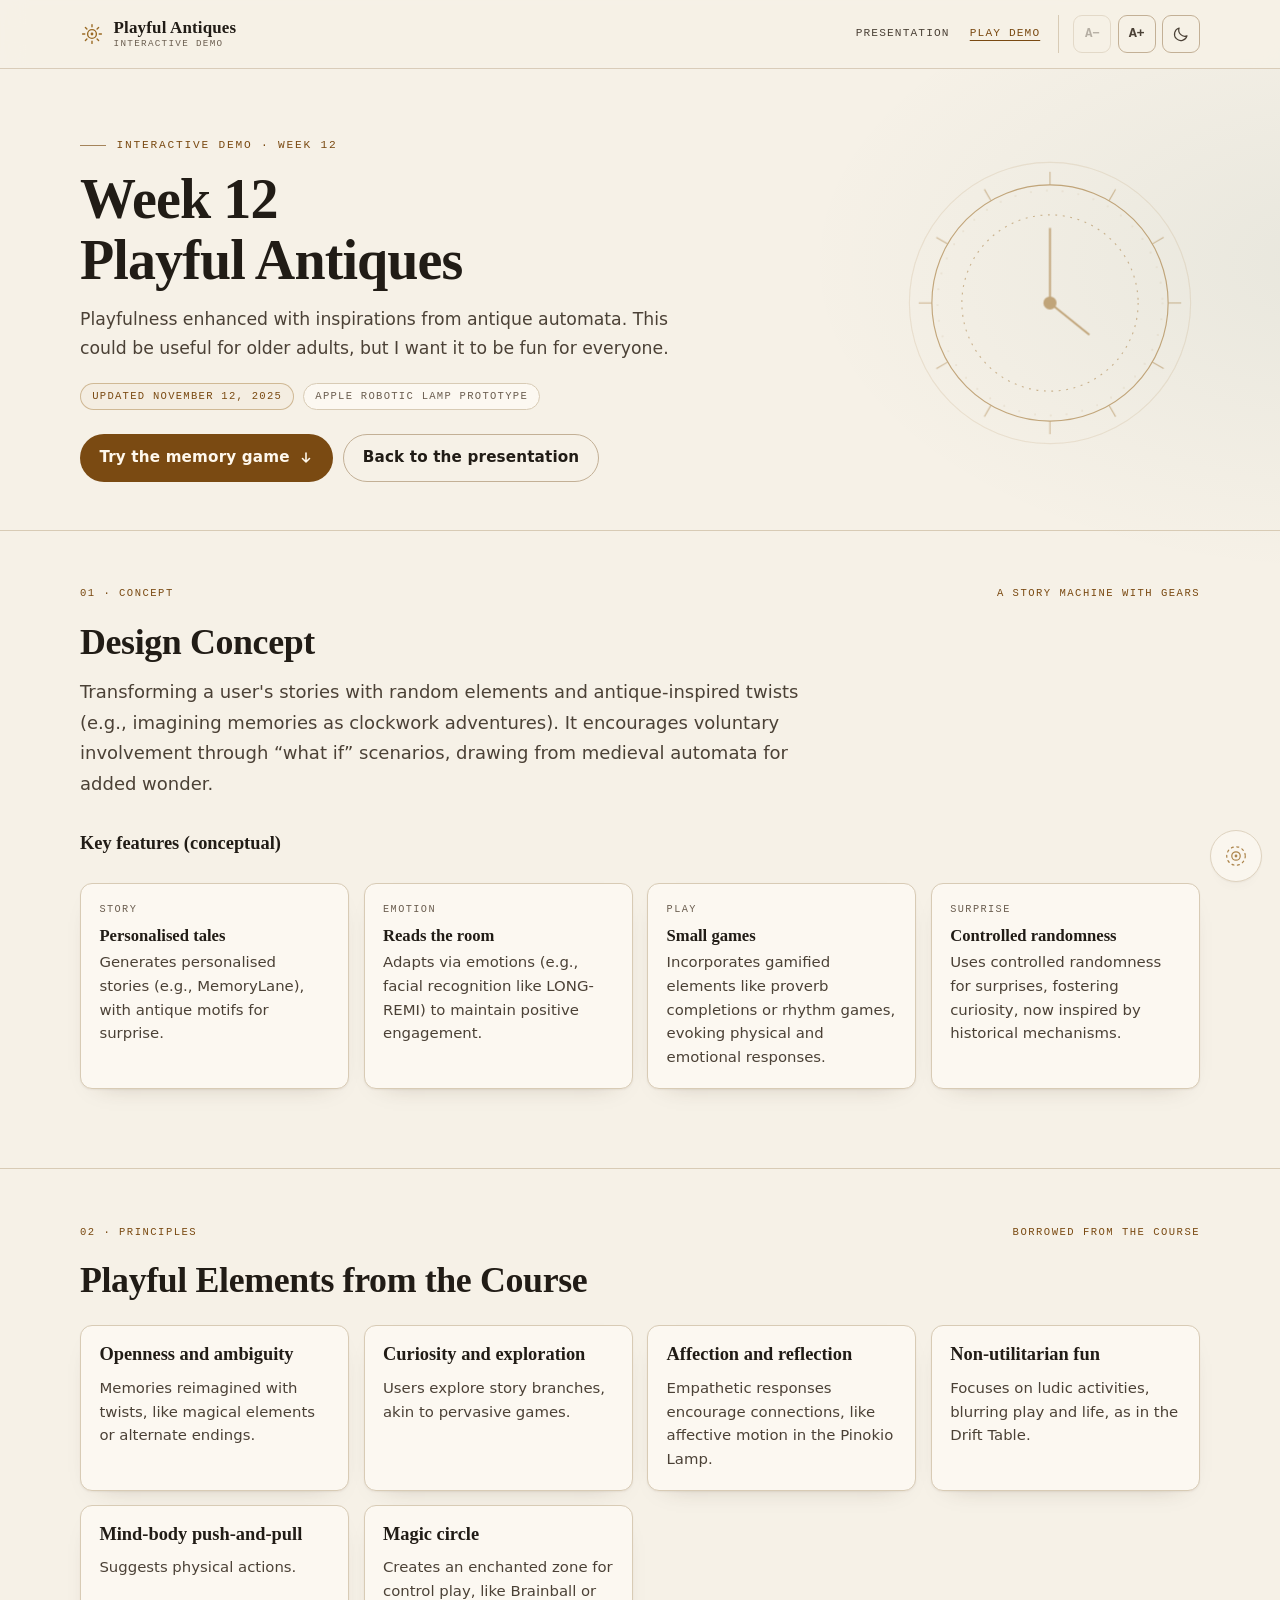
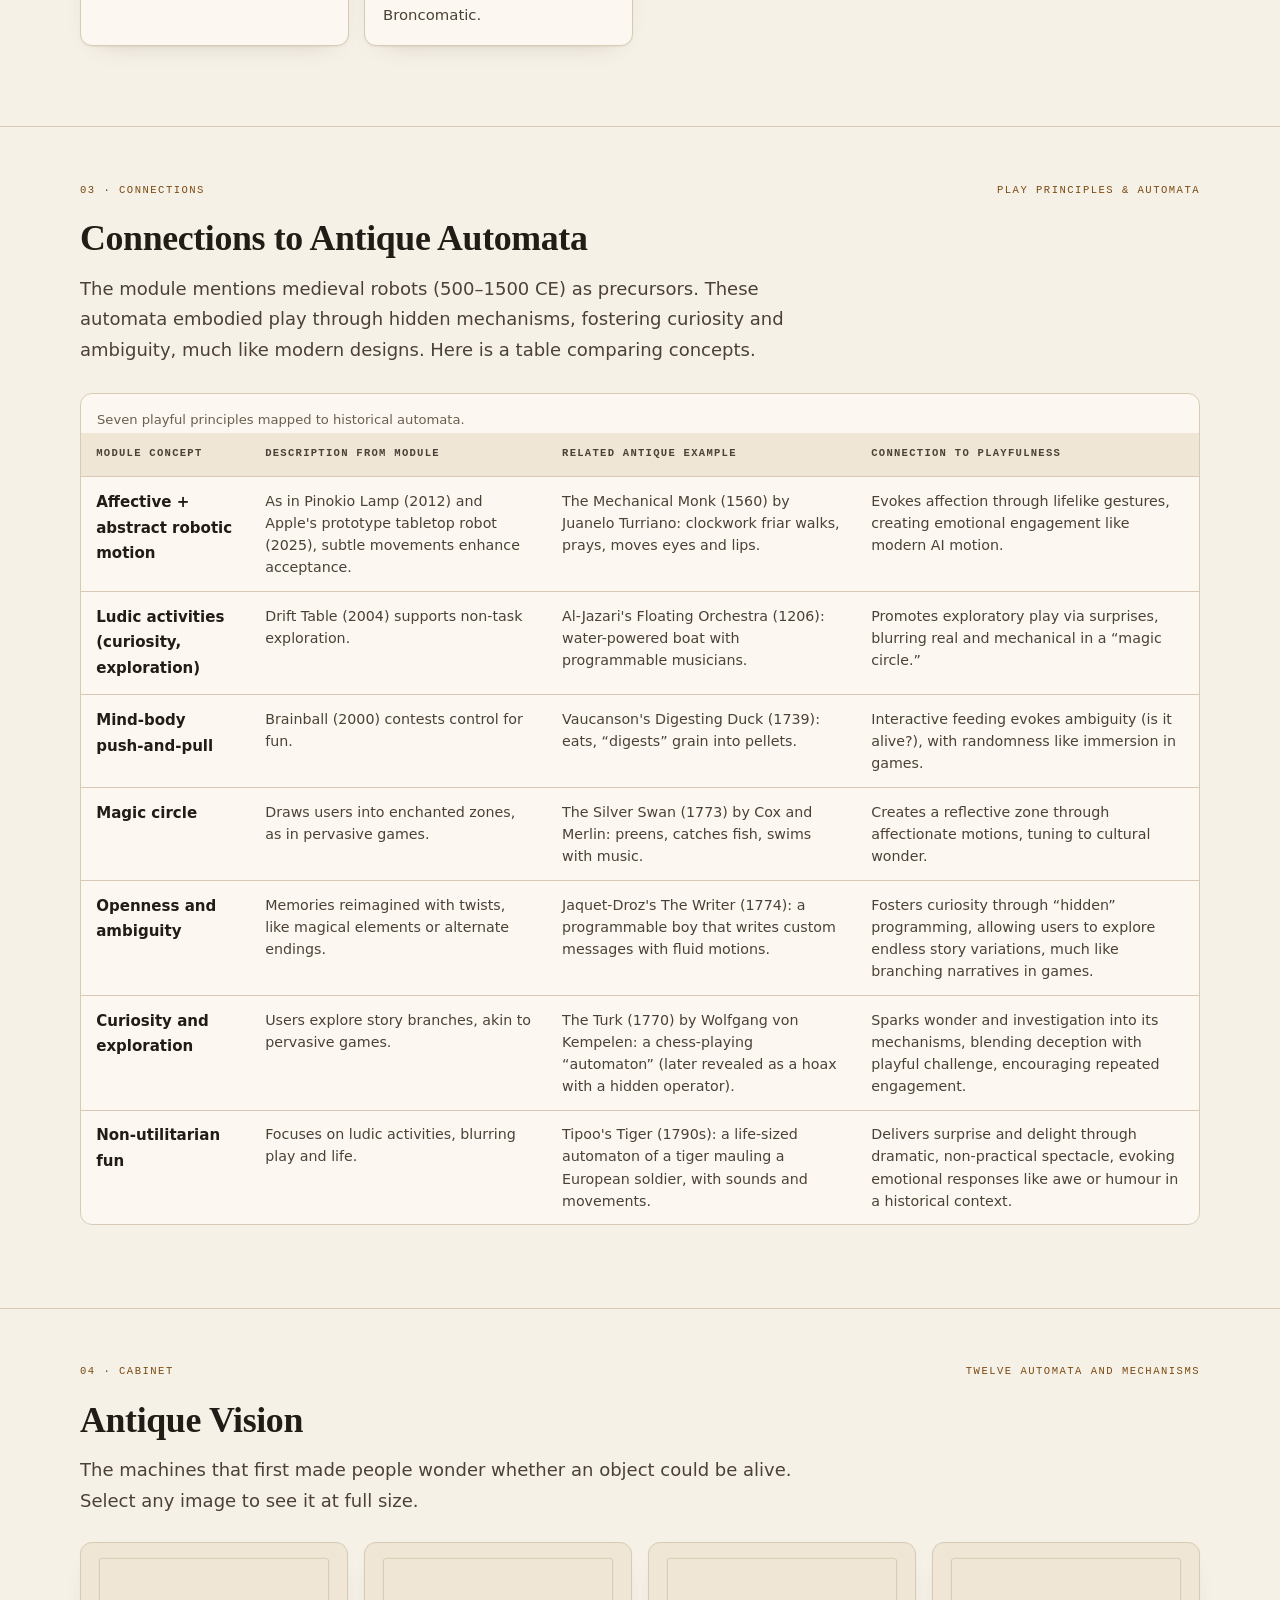
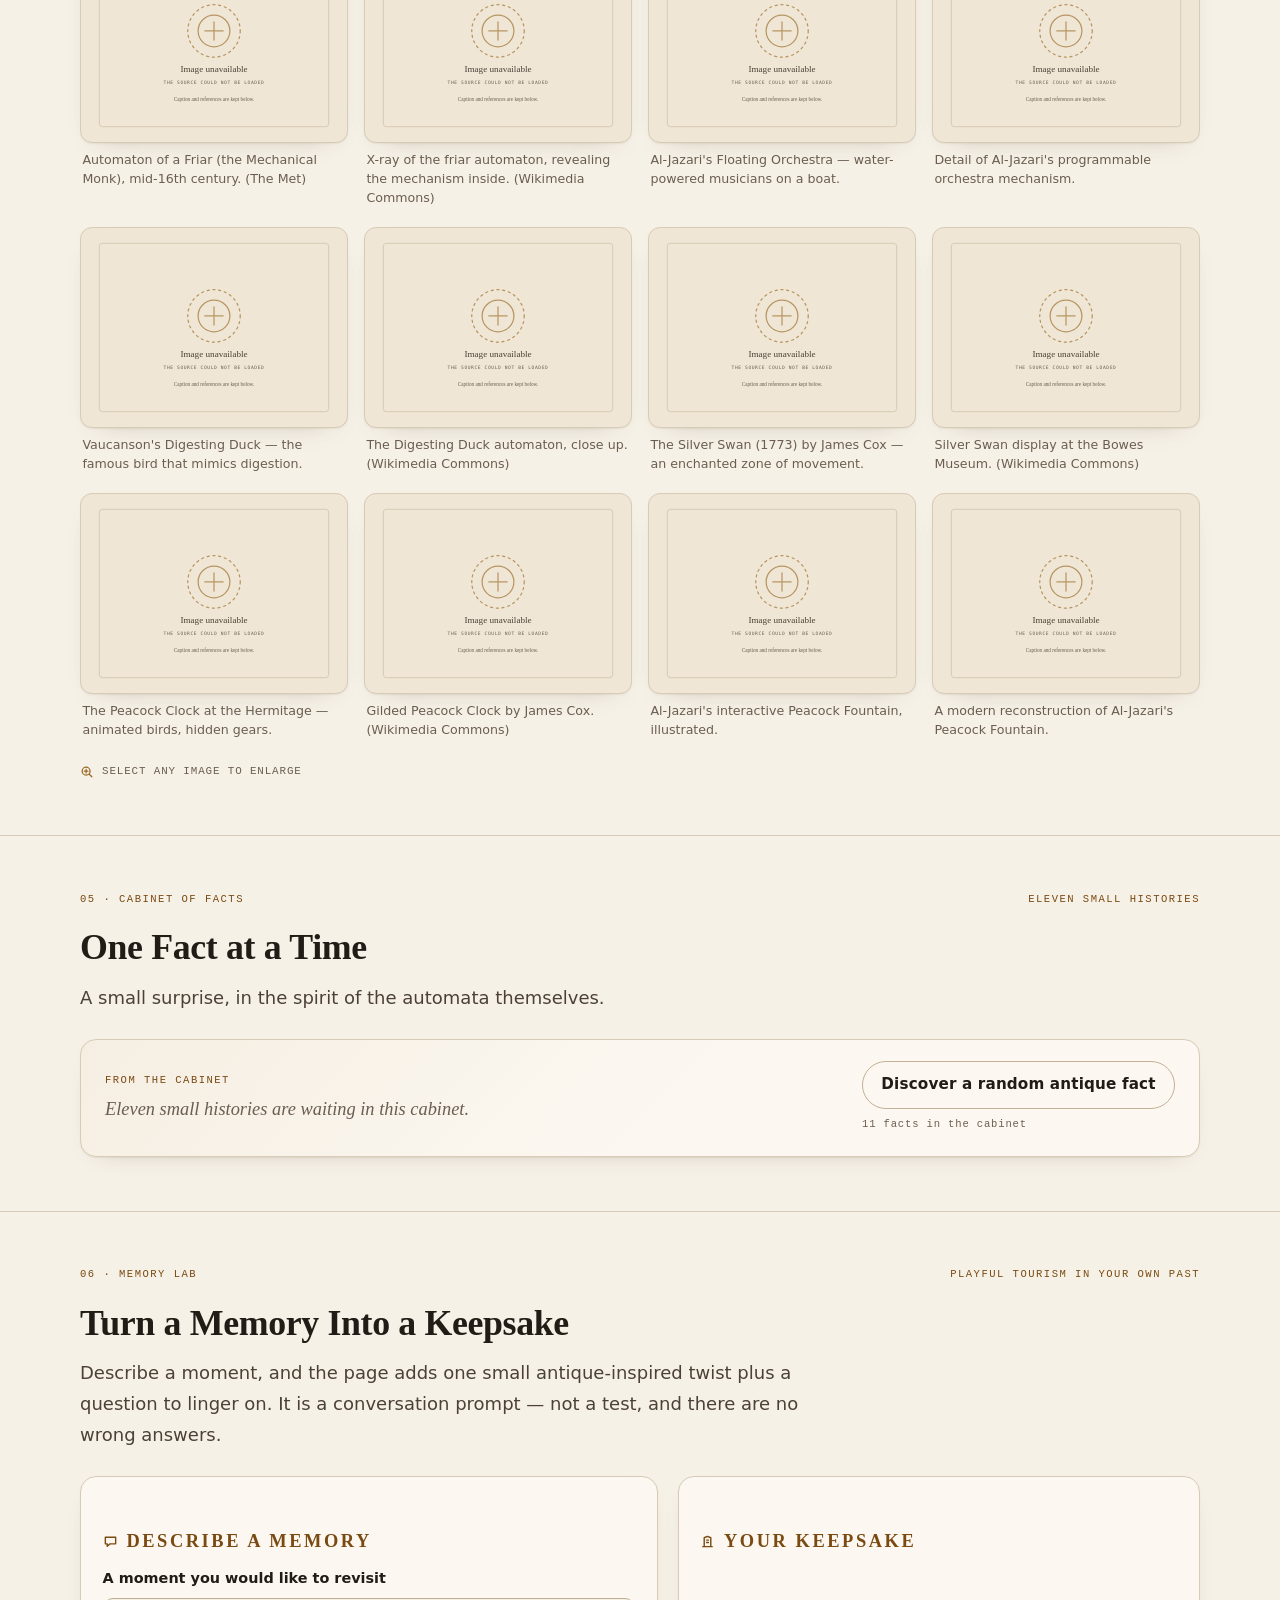
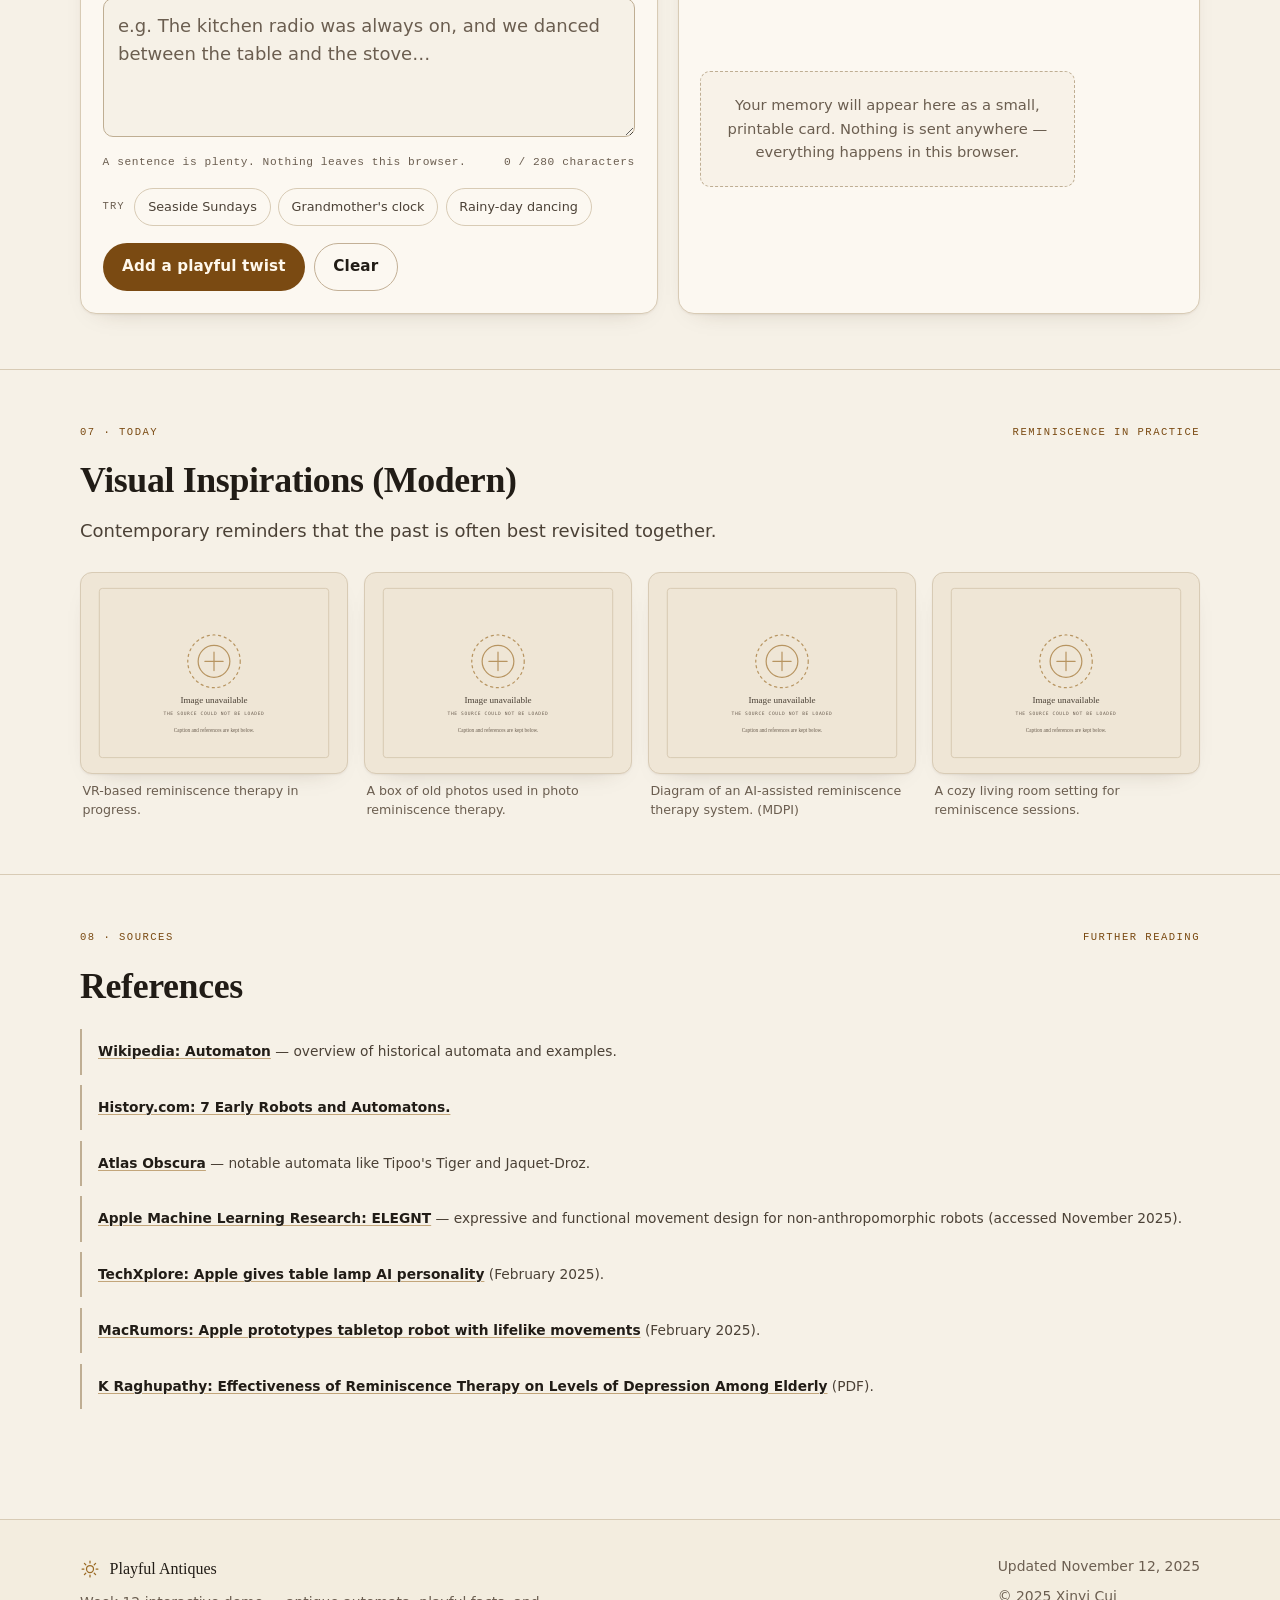
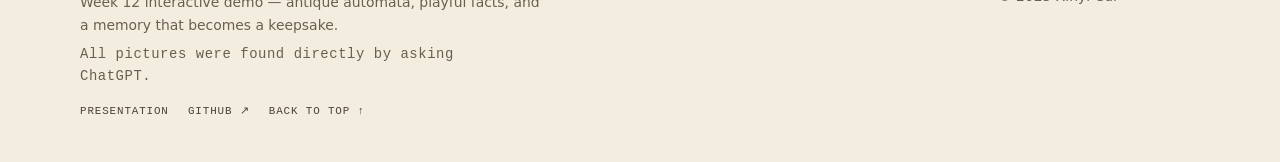
<file: play.html>
<!DOCTYPE html>
<html lang="en">
<head>
  <meta charset="UTF-8">
  <meta name="viewport" content="width=device-width, initial-scale=1.0">
  <title>Week 12 Playful Antiques — Interactive Demo</title>
  <meta name="description" content="An interactive demo of playful antique automata for reminiscence: explore historical automatons, discover facts, and turn a memory into a small keepsake card.">
  <meta name="author" content="Xinyi Cui">
  <meta name="theme-color" content="#f6f1e7">
  <meta name="color-scheme" content="light dark">
  <link rel="canonical" href="https://cxy2696.github.io/playfulness-design/play.html">
  <link rel="icon" href="assets/img/favicon.svg" type="image/svg+xml">

  <meta property="og:type" content="website">
  <meta property="og:title" content="Week 12 Playful Antiques — Interactive Demo">
  <meta property="og:description" content="Historical automata, playful facts, and a memory that becomes a keepsake card.">
  <meta property="og:url" content="https://cxy2696.github.io/playfulness-design/play.html">
  <meta property="og:image" content="https://upload.wikimedia.org/wikipedia/commons/thumb/1/19/Silver_Swan.jpg/960px-Silver_Swan.jpg">
  <meta name="twitter:card" content="summary_large_image">

  <script>
    (function () {
      var root = document.documentElement;
      var theme = null;
      var size = null;
      try {
        theme = localStorage.getItem("pa-theme");
        size = localStorage.getItem("pa-size");
      } catch (error) {}
      if (theme !== "light" && theme !== "dark") {
        theme = window.matchMedia("(prefers-color-scheme: dark)").matches ? "dark" : "light";
      }
      root.setAttribute("data-theme", theme);
      if (size) {
        root.style.fontSize = size + "%";
      }
    })();
  </script>

  <link rel="stylesheet" href="assets/css/site.css">
  <link rel="stylesheet" href="assets/css/play.css">
  <script src="assets/js/app.js" defer></script>
  <script src="assets/js/play.js" defer></script>
</head>
<body>
  <a class="skip-link" href="#main">Skip to content</a>

  <header class="site-header">
    <div class="wrap site-header__inner">
      <a class="brand" href="index.html">
        <svg class="brand__mark" viewBox="0 0 24 24" aria-hidden="true" fill="none" stroke="currentColor" stroke-width="1.4" stroke-linecap="round">
          <circle cx="12" cy="12" r="4.4"/>
          <path d="M12 2.6v2.2M12 19.2v2.2M2.6 12h2.2M19.2 12h2.2M5.4 5.4l1.5 1.5M17.1 17.1l1.5 1.5M18.6 5.4l-1.5 1.5M6.9 17.1l-1.5 1.5"/>
          <circle cx="12" cy="12" r="1.4" fill="currentColor" stroke="none"/>
        </svg>
        <span class="brand__text">
          <span class="brand__name">Playful Antiques</span>
          <span class="brand__sub">Interactive demo</span>
        </span>
      </a>

      <nav class="site-nav" aria-label="Main">
        <a href="index.html">Presentation</a>
        <a href="play.html" aria-current="page">Play demo</a>
      </nav>

      <div class="controls" role="group" aria-label="Display settings">
        <button class="ctl ctl--size" type="button" data-size="down" aria-label="A− Decrease text size">A−</button>
        <button class="ctl ctl--size" type="button" data-size="up" aria-label="A+ Increase text size">A+</button>
        <button class="ctl" type="button" data-theme-toggle aria-pressed="false" aria-label="Switch to dark theme" title="Switch to dark theme">
          <svg class="theme-icon theme-icon--moon" viewBox="0 0 24 24" aria-hidden="true" fill="none" stroke="currentColor" stroke-width="1.6" stroke-linecap="round" stroke-linejoin="round">
            <path d="M20 14.5A8.2 8.2 0 0 1 9.5 4a8.5 8.5 0 1 0 10.5 10.5Z"/>
          </svg>
          <svg class="theme-icon theme-icon--sun" viewBox="0 0 24 24" aria-hidden="true" fill="none" stroke="currentColor" stroke-width="1.6" stroke-linecap="round">
            <circle cx="12" cy="12" r="4.2"/>
            <path d="M12 2.8v2M12 19.2v2M2.8 12h2M19.2 12h2M5.5 5.5l1.4 1.4M17.1 17.1l1.4 1.4M18.5 5.5l-1.4 1.4M6.9 17.1l-1.4 1.4"/>
          </svg>
        </button>
      </div>

      <p class="sr-only" role="status" aria-live="polite" data-size-status></p>
    </div>
  </header>

  <main id="main">
    <!-- Hero ------------------------------------------------------------- -->
    <section class="page-hero" aria-labelledby="page-title">
      <div class="wrap page-hero__grid">
        <div>
          <p class="eyebrow">Interactive demo · Week 12</p>
          <h1 id="page-title">Week 12 Playful Antiques</h1>
          <p class="page-hero__lede">Playfulness enhanced with inspirations from antique automata. This could be useful for older adults, but I want it to be fun for everyone.</p>
          <p class="page-hero__meta">
            <span class="chip chip--brass">Updated November 12, 2025</span>
            <span class="chip">Apple robotic lamp prototype</span>
          </p>
          <div class="page-hero__actions">
            <a class="btn" href="#playground">
              Try the memory game
              <svg viewBox="0 0 16 16" aria-hidden="true" fill="none" stroke="currentColor" stroke-width="1.6" stroke-linecap="round" stroke-linejoin="round"><path d="M8 3v9M4.5 8.5 8 12l3.5-3.5"/></svg>
            </a>
            <a class="btn btn--ghost" href="index.html">Back to the presentation</a>
          </div>
        </div>

        <svg class="clockwork" viewBox="0 0 320 320" role="img" aria-label="Decorative drawing of a clockwork dial">
          <g fill="none" stroke="currentColor" stroke-width="1.2">
            <circle cx="160" cy="160" r="150" opacity="0.22"/>
            <circle cx="160" cy="160" r="126"/>
            <circle cx="160" cy="160" r="94" stroke-dasharray="2 6" opacity="0.8"/>
            <g opacity="0.75">
              <line x1="160" y1="20" x2="160" y2="34"/>
              <line x1="160" y1="20" x2="160" y2="34" transform="rotate(30 160 160)"/>
              <line x1="160" y1="20" x2="160" y2="34" transform="rotate(60 160 160)"/>
              <line x1="160" y1="20" x2="160" y2="34" transform="rotate(90 160 160)"/>
              <line x1="160" y1="20" x2="160" y2="34" transform="rotate(120 160 160)"/>
              <line x1="160" y1="20" x2="160" y2="34" transform="rotate(150 160 160)"/>
              <line x1="160" y1="20" x2="160" y2="34" transform="rotate(180 160 160)"/>
              <line x1="160" y1="20" x2="160" y2="34" transform="rotate(210 160 160)"/>
              <line x1="160" y1="20" x2="160" y2="34" transform="rotate(240 160 160)"/>
              <line x1="160" y1="20" x2="160" y2="34" transform="rotate(270 160 160)"/>
              <line x1="160" y1="20" x2="160" y2="34" transform="rotate(300 160 160)"/>
              <line x1="160" y1="20" x2="160" y2="34" transform="rotate(330 160 160)"/>
            </g>
            <path d="M160 160V80" stroke-width="2"/>
            <path d="M160 160l42 34" stroke-width="2"/>
            <circle cx="160" cy="160" r="7" fill="currentColor" stroke="none"/>
            <circle cx="160" cy="160" r="120" stroke-dasharray="1 16" opacity="0.5"/>
          </g>
        </svg>
      </div>
    </section>

    <!-- Design concept --------------------------------------------------- -->
    <section class="section" id="concept" aria-labelledby="concept-title">
      <div class="wrap">
        <div class="section__head">
          <span class="kicker">01 · Concept</span>
          <span class="kicker">A story machine with gears</span>
        </div>
        <h2 id="concept-title">Design Concept</h2>
        <p class="section__lede">Transforming a user's stories with random elements and antique-inspired twists (e.g., imagining memories as clockwork adventures). It encourages voluntary involvement through &ldquo;what if&rdquo; scenarios, drawing from medieval automata for added wonder.</p>

        <h3>Key features (conceptual)</h3>
        <div class="card-grid">
          <div class="card">
            <span class="card__tag">Story</span>
            <h4>Personalised tales</h4>
            <p>Generates personalised stories (e.g., MemoryLane), with antique motifs for surprise.</p>
          </div>
          <div class="card">
            <span class="card__tag">Emotion</span>
            <h4>Reads the room</h4>
            <p>Adapts via emotions (e.g., facial recognition like LONG-REMI) to maintain positive engagement.</p>
          </div>
          <div class="card">
            <span class="card__tag">Play</span>
            <h4>Small games</h4>
            <p>Incorporates gamified elements like proverb completions or rhythm games, evoking physical and emotional responses.</p>
          </div>
          <div class="card">
            <span class="card__tag">Surprise</span>
            <h4>Controlled randomness</h4>
            <p>Uses controlled randomness for surprises, fostering curiosity, now inspired by historical mechanisms.</p>
          </div>
        </div>
      </div>
    </section>

    <!-- Playful elements ------------------------------------------------- -->
    <section class="section" id="elements" aria-labelledby="elements-title">
      <div class="wrap">
        <div class="section__head">
          <span class="kicker">02 · Principles</span>
          <span class="kicker">Borrowed from the course</span>
        </div>
        <h2 id="elements-title">Playful Elements from the Course</h2>

        <div class="card-grid">
          <div class="card">
            <h3>Openness and ambiguity</h3>
            <p>Memories reimagined with twists, like magical elements or alternate endings.</p>
          </div>
          <div class="card">
            <h3>Curiosity and exploration</h3>
            <p>Users explore story branches, akin to pervasive games.</p>
          </div>
          <div class="card">
            <h3>Affection and reflection</h3>
            <p>Empathetic responses encourage connections, like affective motion in the Pinokio Lamp.</p>
          </div>
          <div class="card">
            <h3>Non-utilitarian fun</h3>
            <p>Focuses on ludic activities, blurring play and life, as in the Drift Table.</p>
          </div>
          <div class="card">
            <h3>Mind-body push-and-pull</h3>
            <p>Suggests physical actions.</p>
          </div>
          <div class="card">
            <h3>Magic circle</h3>
            <p>Creates an enchanted zone for control play, like Brainball or Broncomatic.</p>
          </div>
        </div>
      </div>
    </section>

    <!-- Connections ------------------------------------------------------ -->
    <section class="section" id="connections" aria-labelledby="connections-title">
      <div class="wrap">
        <div class="section__head">
          <span class="kicker">03 · Connections</span>
          <span class="kicker">Play principles &amp; automata</span>
        </div>
        <h2 id="connections-title">Connections to Antique Automata</h2>
        <p class="section__lede">The module mentions medieval robots (500&ndash;1500&nbsp;CE) as precursors. These automata embodied play through hidden mechanisms, fostering curiosity and ambiguity, much like modern designs. Here is a table comparing concepts.</p>

        <div class="table-wrap table-wrap--wide">
          <table>
            <caption>Seven playful principles mapped to historical automata.</caption>
            <thead>
              <tr>
                <th scope="col">Module concept</th>
                <th scope="col">Description from module</th>
                <th scope="col">Related antique example</th>
                <th scope="col">Connection to playfulness</th>
              </tr>
            </thead>
            <tbody>
              <tr>
                <th scope="row">Affective + abstract robotic motion</th>
                <td data-label="From the module">As in Pinokio Lamp (2012) and Apple's prototype tabletop robot (2025), subtle movements enhance acceptance.</td>
                <td data-label="Antique example">The Mechanical Monk (1560) by Juanelo Turriano: clockwork friar walks, prays, moves eyes and lips.</td>
                <td data-label="Connection">Evokes affection through lifelike gestures, creating emotional engagement like modern AI motion.</td>
              </tr>
              <tr>
                <th scope="row">Ludic activities (curiosity, exploration)</th>
                <td data-label="From the module">Drift Table (2004) supports non-task exploration.</td>
                <td data-label="Antique example">Al-Jazari's Floating Orchestra (1206): water-powered boat with programmable musicians.</td>
                <td data-label="Connection">Promotes exploratory play via surprises, blurring real and mechanical in a &ldquo;magic circle.&rdquo;</td>
              </tr>
              <tr>
                <th scope="row">Mind-body push-and-pull</th>
                <td data-label="From the module">Brainball (2000) contests control for fun.</td>
                <td data-label="Antique example">Vaucanson's Digesting Duck (1739): eats, &ldquo;digests&rdquo; grain into pellets.</td>
                <td data-label="Connection">Interactive feeding evokes ambiguity (is it alive?), with randomness like immersion in games.</td>
              </tr>
              <tr>
                <th scope="row">Magic circle</th>
                <td data-label="From the module">Draws users into enchanted zones, as in pervasive games.</td>
                <td data-label="Antique example">The Silver Swan (1773) by Cox and Merlin: preens, catches fish, swims with music.</td>
                <td data-label="Connection">Creates a reflective zone through affectionate motions, tuning to cultural wonder.</td>
              </tr>
              <tr>
                <th scope="row">Openness and ambiguity</th>
                <td data-label="From the module">Memories reimagined with twists, like magical elements or alternate endings.</td>
                <td data-label="Antique example">Jaquet-Droz's The Writer (1774): a programmable boy that writes custom messages with fluid motions.</td>
                <td data-label="Connection">Fosters curiosity through &ldquo;hidden&rdquo; programming, allowing users to explore endless story variations, much like branching narratives in games.</td>
              </tr>
              <tr>
                <th scope="row">Curiosity and exploration</th>
                <td data-label="From the module">Users explore story branches, akin to pervasive games.</td>
                <td data-label="Antique example">The Turk (1770) by Wolfgang von Kempelen: a chess-playing &ldquo;automaton&rdquo; (later revealed as a hoax with a hidden operator).</td>
                <td data-label="Connection">Sparks wonder and investigation into its mechanisms, blending deception with playful challenge, encouraging repeated engagement.</td>
              </tr>
              <tr>
                <th scope="row">Non-utilitarian fun</th>
                <td data-label="From the module">Focuses on ludic activities, blurring play and life.</td>
                <td data-label="Antique example">Tipoo's Tiger (1790s): a life-sized automaton of a tiger mauling a European soldier, with sounds and movements.</td>
                <td data-label="Connection">Delivers surprise and delight through dramatic, non-practical spectacle, evoking emotional responses like awe or humour in a historical context.</td>
              </tr>
            </tbody>
          </table>
        </div>
      </div>
    </section>

    <!-- Antique vision --------------------------------------------------- -->
    <section class="section" id="vision" aria-labelledby="vision-title">
      <div class="wrap">
        <div class="section__head">
          <span class="kicker">04 · Cabinet</span>
          <span class="kicker">Twelve automata and mechanisms</span>
        </div>
        <h2 id="vision-title">Antique Vision</h2>
        <p class="section__lede">The machines that first made people wonder whether an object could be alive. Select any image to see it at full size.</p>

        <ul class="gallery">
          <li>
            <figure class="gallery__item">
              <a class="shot" href="https://upload.wikimedia.org/wikipedia/commons/thumb/3/3e/Automaton_of_a_Friar%2C_mid-16th_century_-_Metropolitan_Museum_of_Art%2C_New_York_City.jpg/960px-Automaton_of_a_Friar%2C_mid-16th_century_-_Metropolitan_Museum_of_Art%2C_New_York_City.jpg" data-lightbox data-caption="The Automaton of a Friar, mid-16th century: a wooden clockwork monk that walks, prays, and moves its eyes and lips." aria-label="Enlarge image: Automaton of a Friar, the Mechanical Monk">
                <img src="https://upload.wikimedia.org/wikipedia/commons/thumb/3/3e/Automaton_of_a_Friar%2C_mid-16th_century_-_Metropolitan_Museum_of_Art%2C_New_York_City.jpg/960px-Automaton_of_a_Friar%2C_mid-16th_century_-_Metropolitan_Museum_of_Art%2C_New_York_City.jpg" alt="The Automaton of a Friar, a wooden clockwork monk with its mechanism visible at the base" width="960" height="1351" loading="lazy" decoding="async" data-fallback>
              </a>
              <figcaption>Automaton of a Friar (the Mechanical Monk), mid-16th century. (The Met)</figcaption>
            </figure>
          </li>
          <li>
            <figure class="gallery__item">
              <a class="shot" href="https://upload.wikimedia.org/wikipedia/commons/thumb/8/8a/Automaton_of_a_Friar_10.jpg/960px-Automaton_of_a_Friar_10.jpg" data-lightbox data-caption="An X-ray of the friar automaton, revealing the clockwork mechanism hidden inside." aria-label="Enlarge image: X-ray of the friar automaton">
                <img src="https://upload.wikimedia.org/wikipedia/commons/thumb/8/8a/Automaton_of_a_Friar_10.jpg/960px-Automaton_of_a_Friar_10.jpg" alt="X-ray image revealing the clockwork mechanism inside the friar automaton" width="960" height="1292" loading="lazy" decoding="async" data-fallback>
              </a>
              <figcaption>X-ray of the friar automaton, revealing the mechanism inside. (Wikimedia Commons)</figcaption>
            </figure>
          </li>
          <li>
            <figure class="gallery__item">
              <a class="shot" href="https://historyofinformation.com/images/Screen_Shot_2020-09-12_at_10.28.46_AM_big.png" data-lightbox data-caption="Illustration of water-powered musicians on a boat for entertainment." aria-label="Enlarge image: Al-Jazari's Floating Orchestra illustration">
                <img src="https://historyofinformation.com/images/Screen_Shot_2020-09-12_at_10.28.46_AM_big.png" alt="Al-Jazari's Floating Orchestra illustration" width="777" height="580" loading="lazy" decoding="async" data-fallback>
              </a>
              <figcaption>Al-Jazari's Floating Orchestra &mdash; water-powered musicians on a boat.</figcaption>
            </figure>
          </li>
          <li>
            <figure class="gallery__item">
              <a class="shot" href="https://aljazaribook.com/wp-content/uploads/2019/08/musical-boat_mechanism_en.jpg" data-lightbox data-caption="Detailed mechanism of Al-Jazari's programmable orchestra." aria-label="Enlarge image: Floating Orchestra mechanism">
                <img src="https://aljazaribook.com/wp-content/uploads/2019/08/musical-boat_mechanism_en.jpg" alt="Floating Orchestra mechanism" width="491" height="407" loading="lazy" decoding="async" data-fallback>
              </a>
              <figcaption>Detail of Al-Jazari's programmable orchestra mechanism.</figcaption>
            </figure>
          </li>
          <li>
            <figure class="gallery__item">
              <a class="shot" href="https://upload.wikimedia.org/wikipedia/commons/e/e0/Vaucanson_Automata.jpg" data-lightbox data-caption="The famous duck that mimics digestion, blending ambiguity and interactivity." aria-label="Enlarge image: Vaucanson's Digesting Duck">
                <img src="https://upload.wikimedia.org/wikipedia/commons/e/e0/Vaucanson_Automata.jpg" alt="Vaucanson's Digesting Duck" width="509" height="280" loading="lazy" decoding="async" data-fallback>
              </a>
              <figcaption>Vaucanson's Digesting Duck &mdash; the famous bird that mimics digestion.</figcaption>
            </figure>
          </li>
          <li>
            <figure class="gallery__item">
              <a class="shot" href="https://upload.wikimedia.org/wikipedia/commons/8/8f/Digesting_Duck.jpg" data-lightbox data-caption="Vaucanson's Digesting Duck automaton, photographed at the museum." aria-label="Enlarge image: The Digesting Duck automaton">
                <img src="https://upload.wikimedia.org/wikipedia/commons/8/8f/Digesting_Duck.jpg" alt="The Digesting Duck automaton by Jacques de Vaucanson" width="940" height="935" loading="lazy" decoding="async" data-fallback>
              </a>
              <figcaption>The Digesting Duck automaton, close up. (Wikimedia Commons)</figcaption>
            </figure>
          </li>
          <li>
            <figure class="gallery__item">
              <a class="shot" href="https://journals.openedition.org/artefact/docannexe/image/525/img-1.png" data-lightbox data-caption="The elegant Silver Swan, creating an enchanted zone with its movements." aria-label="Enlarge image: The Silver Swan by James Cox">
                <img src="https://journals.openedition.org/artefact/docannexe/image/525/img-1.png" alt="The Silver Swan by James Cox" width="800" height="508" loading="lazy" decoding="async" data-fallback>
              </a>
              <figcaption>The Silver Swan (1773) by James Cox &mdash; an enchanted zone of movement.</figcaption>
            </figure>
          </li>
          <li>
            <figure class="gallery__item">
              <a class="shot" href="https://upload.wikimedia.org/wikipedia/commons/thumb/1/19/Silver_Swan.jpg/960px-Silver_Swan.jpg" data-lightbox data-caption="Display of the Silver Swan in action at the Bowes Museum." aria-label="Enlarge image: Silver Swan display at the Bowes Museum">
                <img src="https://upload.wikimedia.org/wikipedia/commons/thumb/1/19/Silver_Swan.jpg/960px-Silver_Swan.jpg" alt="Silver Swan display at the Bowes Museum" width="960" height="720" loading="lazy" decoding="async" data-fallback>
              </a>
              <figcaption>Silver Swan display at the Bowes Museum. (Wikimedia Commons)</figcaption>
            </figure>
          </li>
          <li>
            <figure class="gallery__item">
              <a class="shot" href="https://hermitagemuseum.org/api/files/fshow?needlePath=%2Fapi%2Fspf%2FB3savLYZP4DODCKAD9NaryJ4wkwUaUtXutGe9XQOlWSoah10-cacH_TfEr7za2Wh.jpg%3Fw%3D1600%26h%3D1600" data-lightbox data-caption="The lavish Peacock Clock with animated birds at the Hermitage." aria-label="Enlarge image: Peacock Clock at the Hermitage">
                <img src="https://hermitagemuseum.org/api/files/fshow?needlePath=%2Fapi%2Fspf%2FB3savLYZP4DODCKAD9NaryJ4wkwUaUtXutGe9XQOlWSoah10-cacH_TfEr7za2Wh.jpg%3Fw%3D1600%26h%3D1600" alt="Peacock Clock at the Hermitage" width="1600" height="1303" loading="lazy" decoding="async" data-fallback>
              </a>
              <figcaption>The Peacock Clock at the Hermitage &mdash; animated birds, hidden gears.</figcaption>
            </figure>
          </li>
          <li>
            <figure class="gallery__item">
              <a class="shot" href="https://upload.wikimedia.org/wikipedia/commons/thumb/d/d8/Die_vergoldete_Pfauenuhr_von_James_Cox.jpg/960px-Die_vergoldete_Pfauenuhr_von_James_Cox.jpg" data-lightbox data-caption="Gilded version of the Peacock Clock, full of surprise and delight." aria-label="Enlarge image: Gilded Peacock Clock by James Cox">
                <img src="https://upload.wikimedia.org/wikipedia/commons/thumb/d/d8/Die_vergoldete_Pfauenuhr_von_James_Cox.jpg/960px-Die_vergoldete_Pfauenuhr_von_James_Cox.jpg" alt="Gilded Peacock Clock by James Cox" width="960" height="720" loading="lazy" decoding="async" data-fallback>
              </a>
              <figcaption>Gilded Peacock Clock by James Cox. (Wikimedia Commons)</figcaption>
            </figure>
          </li>
          <li>
            <figure class="gallery__item">
              <a class="shot" href="https://i0.wp.com/aljazaribook.com/wp-content/uploads/2015/03/basin-of-the-peacock-p151_cut.jpg?ssl=1" data-lightbox data-caption="Illustration of the interactive Peacock Fountain." aria-label="Enlarge image: Al-Jazari Peacock Fountain illustration">
                <img src="https://i0.wp.com/aljazaribook.com/wp-content/uploads/2015/03/basin-of-the-peacock-p151_cut.jpg?ssl=1" alt="Al-Jazari Peacock Fountain illustration" width="454" height="370" loading="lazy" decoding="async" data-fallback>
              </a>
              <figcaption>Al-Jazari's interactive Peacock Fountain, illustrated.</figcaption>
            </figure>
          </li>
          <li>
            <figure class="gallery__item">
              <a class="shot" href="https://www.middleeasteye.net/sites/default/files/styles/max_2600x2600/public/images-story/peacock_version_two.jpg.jpg?itok=_EfXK9q2" data-lightbox data-caption="Modern reconstruction of Al-Jazari's Peacock Fountain." aria-label="Enlarge image: Reconstructed Peacock Fountain">
                <img src="https://www.middleeasteye.net/sites/default/files/styles/max_2600x2600/public/images-story/peacock_version_two.jpg.jpg?itok=_EfXK9q2" alt="Reconstructed Peacock Fountain" width="2600" height="1734" loading="lazy" decoding="async" data-fallback>
              </a>
              <figcaption>A modern reconstruction of Al-Jazari's Peacock Fountain.</figcaption>
            </figure>
          </li>
        </ul>

        <p class="click-hint">
          <svg viewBox="0 0 16 16" aria-hidden="true" fill="none" stroke="currentColor" stroke-width="1.5" stroke-linecap="round" stroke-linejoin="round"><circle cx="7" cy="7" r="4.5"/><path d="m10.5 10.5 3 3M7 5v4M5 7h4"/></svg>
          Select any image to enlarge
        </p>
      </div>
    </section>

    <!-- Fact cabinet ----------------------------------------------------- -->
    <section class="section" id="facts" aria-labelledby="facts-title">
      <div class="wrap">
        <div class="section__head">
          <span class="kicker">05 · Cabinet of facts</span>
          <span class="kicker">Eleven small histories</span>
        </div>
        <h2 id="facts-title">One Fact at a Time</h2>
        <p class="section__lede">A small surprise, in the spirit of the automata themselves.</p>

        <div class="fact-panel">
          <div class="fact-panel__text">
            <span class="fact-panel__label">From the cabinet</span>
            <p class="fact-text fact-text--empty" id="random-fact" aria-live="polite">Eleven small histories are waiting in this cabinet.</p>
          </div>
          <div class="fact-panel__side">
            <button class="btn btn--ghost" type="button" id="fact-button">Discover a random antique fact</button>
            <span class="fact-count" id="fact-count">11 facts in the cabinet</span>
          </div>
        </div>
      </div>
    </section>

    <!-- Memory lab ------------------------------------------------------- -->
    <section class="section" id="playground" aria-labelledby="playground-title">
      <div class="wrap">
        <div class="section__head">
          <span class="kicker">06 · Memory lab</span>
          <span class="kicker">Playful tourism in your own past</span>
        </div>
        <h2 id="playground-title">Turn a Memory Into a Keepsake</h2>
        <p class="section__lede">Describe a moment, and the page adds one small antique-inspired twist plus a question to linger on. It is a conversation prompt &mdash; not a test, and there are no wrong answers.</p>

        <div class="lab">
          <form class="panel" id="memory-form" novalidate>
            <h3 class="panel__title">
              <svg viewBox="0 0 16 16" aria-hidden="true" fill="none" stroke="currentColor" stroke-width="1.5" stroke-linecap="round" stroke-linejoin="round"><path d="M2.5 3.5h11v7h-6l-3 2.5v-2.5h-2z"/></svg>
              Describe a memory
            </h3>

            <div class="field">
              <label for="memory">A moment you would like to revisit</label>
              <textarea id="memory" name="memory" maxlength="280" rows="4" placeholder="e.g. The kitchen radio was always on, and we danced between the table and the stove&hellip;" aria-describedby="memory-hint memory-error"></textarea>
              <div class="field-meta">
                <span id="memory-hint">A sentence is plenty. Nothing leaves this browser.</span>
                <span id="memory-count">0 / 280 characters</span>
              </div>
              <p class="field-error" id="memory-error" role="alert" hidden></p>
            </div>

            <div class="examples" role="group" aria-label="Example memories">
              <span class="examples__label">Try</span>
              <button class="example" type="button" data-example="Sunday trips to the seaside with my sisters">Seaside Sundays</button>
              <button class="example" type="button" data-example="The little clock that stood on my grandmother's kitchen shelf">Grandmother's clock</button>
              <button class="example" type="button" data-example="Dancing in the living room to the radio on a rainy afternoon">Rainy-day dancing</button>
            </div>

            <div class="lab__actions">
              <button class="btn" type="submit" id="play-button">Add a playful twist</button>
              <button class="btn btn--ghost" type="button" id="clear-button">Clear</button>
            </div>
          </form>

          <div class="panel lab__result" aria-labelledby="keepsake-heading">
            <h3 class="panel__title" id="keepsake-heading">
              <svg viewBox="0 0 16 16" aria-hidden="true" fill="none" stroke="currentColor" stroke-width="1.5" stroke-linecap="round" stroke-linejoin="round"><path d="M3 13.5h10M4.5 13.5V4l3.5-1.5L11.5 4v9.5M7 6.5h2M7 9h2"/></svg>
              Your keepsake
            </h3>

            <div class="keepsake" id="keepsake">
              <p class="keepsake__empty" id="keepsake-empty">Your memory will appear here as a small, printable card. Nothing is sent anywhere &mdash; everything happens in this browser.</p>
            </div>

            <div class="keepsake__actions" id="keepsake-actions" hidden>
              <button class="btn btn--ghost btn--small" type="button" id="another-twist">Another twist</button>
              <button class="btn btn--small" type="button" id="print-keepsake">Print the card</button>
            </div>

            <p class="sr-only" role="status" aria-live="polite" id="lab-status"></p>
          </div>
        </div>

        <noscript>
          <p class="section__lede">The memory game needs JavaScript. You can still read everything else on this page.</p>
        </noscript>
      </div>
    </section>

    <!-- Modern inspirations --------------------------------------------- -->
    <section class="section" id="modern" aria-labelledby="modern-title">
      <div class="wrap">
        <div class="section__head">
          <span class="kicker">07 · Today</span>
          <span class="kicker">Reminiscence in practice</span>
        </div>
        <h2 id="modern-title">Visual Inspirations (Modern)</h2>
        <p class="section__lede">Contemporary reminders that the past is often best revisited together.</p>

        <ul class="gallery">
          <li>
            <figure class="gallery__item">
              <a class="shot" href="https://static01.nyt.com/images/2022/05/10/well/27reminiscense-therapy1/merlin_205954650_e39eff67-1992-43ef-9bca-f7e21a570fea-superJumbo.jpg" data-lightbox data-caption="Elderly people engaging in VR-based reminiscence therapy." aria-label="Enlarge image: VR reminiscence therapy">
                <img src="https://static01.nyt.com/images/2022/05/10/well/27reminiscense-therapy1/merlin_205954650_e39eff67-1992-43ef-9bca-f7e21a570fea-superJumbo.jpg" alt="Older adults wearing VR headsets in a reminiscence therapy session" width="2048" height="1149" loading="lazy" decoding="async" data-fallback>
              </a>
              <figcaption>VR-based reminiscence therapy in progress.</figcaption>
            </figure>
          </li>
          <li>
            <figure class="gallery__item">
              <a class="shot" href="https://cdn.mos.cms.futurecdn.net/VNtDpUkSX4Brh8Pq4Ago5i.jpg" data-lightbox data-caption="Box of old photos used in photo reminiscence therapy for dementia patients." aria-label="Enlarge image: Photo reminiscence box">
                <img src="https://cdn.mos.cms.futurecdn.net/VNtDpUkSX4Brh8Pq4Ago5i.jpg" alt="A box of old photographs used for reminiscence therapy" width="2000" height="1125" loading="lazy" decoding="async" data-fallback>
              </a>
              <figcaption>A box of old photos used in photo reminiscence therapy.</figcaption>
            </figure>
          </li>
          <li>
            <figure class="gallery__item">
              <a class="shot" href="https://pub.mdpi-res.com/sustainability/sustainability-11-04792/article_deploy/html/images/sustainability-11-04792-g002.png" data-lightbox data-caption="Diagram of a reminiscence therapy system for the elderly using AI." aria-label="Enlarge image: Reminiscence therapy system diagram">
                <img src="https://pub.mdpi-res.com/sustainability/sustainability-11-04792/article_deploy/html/images/sustainability-11-04792-g002.png" alt="Diagram of an AI-assisted reminiscence therapy system" width="2276" height="1340" loading="lazy" decoding="async" data-fallback>
              </a>
              <figcaption>Diagram of an AI-assisted reminiscence therapy system. (MDPI)</figcaption>
            </figure>
          </li>
          <li>
            <figure class="gallery__item">
              <a class="shot" href="https://cdn.prod.website-files.com/67f6d78f0e7aeeb45a55ed34/68de174f693128915187f674_474f0cea-201e-4267-96e9-ccc66794f41b.webp" data-lightbox data-caption="Cozy living room setting for reminiscence therapy sessions with seniors." aria-label="Enlarge image: Cozy reminiscence setting">
                <img src="https://cdn.prod.website-files.com/67f6d78f0e7aeeb45a55ed34/68de174f693128915187f674_474f0cea-201e-4267-96e9-ccc66794f41b.webp" alt="A cozy living room arranged for a reminiscence session" width="1024" height="576" loading="lazy" decoding="async" data-fallback>
              </a>
              <figcaption>A cozy living room setting for reminiscence sessions.</figcaption>
            </figure>
          </li>
        </ul>
      </div>
    </section>

    <!-- References ------------------------------------------------------ -->
    <section class="section" id="references" aria-labelledby="references-title">
      <div class="wrap">
        <div class="section__head">
          <span class="kicker">08 · Sources</span>
          <span class="kicker">Further reading</span>
        </div>
        <h2 id="references-title">References</h2>

        <ul class="refs">
          <li><a href="https://en.wikipedia.org/wiki/Automaton" rel="noopener"><strong>Wikipedia: Automaton</strong></a> &mdash; overview of historical automata and examples.</li>
          <li><a href="https://www.history.com/news/7-early-robots-and-automatons" rel="noopener"><strong>History.com: 7 Early Robots and Automatons.</strong></a></li>
          <li><a href="https://www.atlasobscura.com/" rel="noopener"><strong>Atlas Obscura</strong></a> &mdash; notable automata like Tipoo's Tiger and Jaquet-Droz.</li>
          <li><a href="https://machinelearning.apple.com/research/elegnt-expressive-functional-movement" rel="noopener"><strong>Apple Machine Learning Research: ELEGNT</strong></a> &mdash; expressive and functional movement design for non-anthropomorphic robots (accessed November 2025).</li>
          <li><a href="https://techxplore.com/news/2025-02-apple-pixar-table-lamp-ai.html" rel="noopener"><strong>TechXplore: Apple gives table lamp AI personality</strong></a> (February 2025).</li>
          <li><a href="https://www.macrumors.com/2025/02/06/apple-prototypes-tabletop-robot/" rel="noopener"><strong>MacRumors: Apple prototypes tabletop robot with lifelike movements</strong></a> (February 2025).</li>
          <li><a href="https://ijip.in/wp-content/uploads/2023/03/18.01.173.20231101.pdf" rel="noopener"><strong>K Raghupathy: Effectiveness of Reminiscence Therapy on Levels of Depression Among Elderly</strong></a> (PDF).</li>
        </ul>
      </div>
    </section>
  </main>

  <button class="gear" id="gear-element" type="button" aria-label="Turn the clockwork gear" title="Give the gear a turn">
    <svg viewBox="0 0 32 32" aria-hidden="true" fill="none" stroke="currentColor" stroke-width="1.5" stroke-linecap="round">
      <circle cx="16" cy="16" r="5.2"/>
      <circle cx="16" cy="16" r="11.4" stroke-dasharray="2.4 4.4"/>
      <circle cx="16" cy="16" r="1.7" fill="currentColor" stroke="none"/>
    </svg>
  </button>
  <p class="sr-only" role="status" aria-live="polite" id="gear-status"></p>

  <dialog id="lightbox" aria-label="Enlarged image">
    <div class="dialog-card">
      <button class="dialog-close" type="button" aria-label="Close image">
        <svg viewBox="0 0 24 24" aria-hidden="true" fill="none" stroke="currentColor" stroke-width="1.8" stroke-linecap="round"><path d="m6 6 12 12M18 6 6 18"/></svg>
      </button>
      <figure class="dialog-figure">
        <img id="lightbox-image" src="assets/img/image-unavailable.svg" alt="">
        <figcaption id="lightbox-caption"></figcaption>
      </figure>
    </div>
  </dialog>

  <dialog id="secret-dialog" class="dialog-card secret" aria-labelledby="secret-title">
    <button class="dialog-close" type="button" id="secret-close" aria-label="Close">
      <svg viewBox="0 0 24 24" aria-hidden="true" fill="none" stroke="currentColor" stroke-width="1.8" stroke-linecap="round"><path d="m6 6 12 12M18 6 6 18"/></svg>
    </button>
    <svg class="secret__gear" viewBox="0 0 32 32" aria-hidden="true" fill="none" stroke="currentColor" stroke-width="1.3" stroke-linecap="round">
      <circle cx="16" cy="16" r="5.2"/>
      <circle cx="16" cy="16" r="11.4" stroke-dasharray="2.4 4.4"/>
      <circle cx="16" cy="16" r="1.7" fill="currentColor" stroke="none"/>
    </svg>
    <h2 id="secret-title">You found the hidden mechanism</h2>
    <p>Twelve turns of the gear opened the little cabinet. That is the oldest trick in the automaton trade: the reward is not the machine, but noticing that it was there all along.</p>
    <a class="btn" href="index.html">Return to the presentation</a>
  </dialog>

  <div id="print-root" class="print-root" aria-hidden="true"></div>

  <footer class="site-footer">
    <div class="wrap site-footer__inner">
      <div>
        <div class="site-footer__brand">
          <svg viewBox="0 0 24 24" aria-hidden="true" fill="none" stroke="currentColor" stroke-width="1.5" stroke-linecap="round">
            <circle cx="12" cy="12" r="4.2"/>
            <path d="M12 2.5v2.2M12 19.3v2.2M2.5 12h2.2M19.3 12h2.2M5.3 5.3l1.6 1.6M17.1 17.1l1.6 1.6M18.7 5.3l-1.6 1.6M6.9 17.1l-1.6 1.6"/>
          </svg>
          Playful Antiques
        </div>
        <p>Week 12 interactive demo &mdash; antique automata, playful facts, and a memory that becomes a keepsake.</p>
        <p class="site-footer__note">All pictures were found directly by asking ChatGPT.</p>
        <div class="site-footer__links">
          <a href="index.html">Presentation</a>
          <a href="https://github.com/cxy2696/playfulness-design" rel="noopener">GitHub &#8599;</a>
          <a href="#main">Back to top &#8593;</a>
        </div>
      </div>
      <div>
        <p>Updated November 12, 2025</p>
        <p>&copy; 2025 Xinyi Cui</p>
      </div>
    </div>
  </footer>
</body>
</html>
</file>
<file: assets/css/site.css>
/* ==========================================================================
   Playful Antiques — shared design system
   A small, dependency-free stylesheet: tokens, layout, header/footer,
   typography, tables, figures, dialogs and accessible controls.
   ========================================================================== */

/* --- Design tokens ------------------------------------------------------- */
:root {
  color-scheme: light;

  --paper: #f6f1e7;
  --paper-2: #efe6d6;
  --paper-3: #fcf8f1;
  --ink: #211c16;
  --ink-2: #4b4136;
  --ink-3: #6b5e50;
  --brass: #9a6a24;
  --brass-strong: #7a4a12;
  --teal: #2f5d57;
  --line: #d8cbb5;
  --line-strong: #bfae93;
  --focus: #0b5cad;
  --selection: rgba(154, 106, 36, 0.22);

  --btn-bg: #7a4a12;
  --btn-fg: #fff8ec;
  --btn-bg-hover: #633a0b;
  --btn-ghost-border: #c3b096;

  --header-bg: rgba(246, 241, 231, 0.86);
  --header-border: rgba(191, 174, 147, 0.55);
  --shadow-sm: 0 1px 2px rgba(60, 42, 20, 0.06),
    0 10px 26px -20px rgba(60, 42, 20, 0.38);
  --shadow-lg: 0 2px 4px rgba(60, 42, 20, 0.07),
    0 30px 60px -36px rgba(60, 42, 20, 0.5);

  --font-display: "Iowan Old Style", "Palatino Linotype", Palatino, "Book Antiqua",
    Georgia, "Times New Roman", serif;
  --font-body: system-ui, -apple-system, BlinkMacSystemFont, "Segoe UI", Roboto,
    "Helvetica Neue", Arial, sans-serif;
  --font-mono: ui-monospace, "SFMono-Regular", "SF Mono", Menlo, Consolas,
    "Liberation Mono", monospace;

  --radius: 12px;
  --radius-sm: 8px;
  --wrap: 1120px;
  --header-h: 68px;
}

:root[data-theme="dark"] {
  color-scheme: dark;

  --paper: #15110d;
  --paper-2: #211a13;
  --paper-3: #1d1711;
  --ink: #f3ead9;
  --ink-2: #d5c7b4;
  --ink-3: #b3a28c;
  --brass: #d6a35a;
  --brass-strong: #e8bd7f;
  --teal: #8fc2b9;
  --line: #3a2f24;
  --line-strong: #514232;
  --focus: #9ecbff;
  --selection: rgba(214, 163, 90, 0.28);

  --btn-bg: #d6a35a;
  --btn-fg: #1a140d;
  --btn-bg-hover: #e8bd7f;
  --btn-ghost-border: #5b4935;

  --header-bg: rgba(21, 17, 13, 0.86);
  --header-border: rgba(81, 66, 50, 0.6);
  --shadow-sm: 0 1px 2px rgba(0, 0, 0, 0.4), 0 10px 26px -20px rgba(0, 0, 0, 0.9);
  --shadow-lg: 0 2px 4px rgba(0, 0, 0, 0.45), 0 30px 60px -36px rgba(0, 0, 0, 1);
}

/* Follow the operating system when JavaScript cannot set a theme. */
@media (prefers-color-scheme: dark) {
  :root:not([data-theme]) {
    color-scheme: dark;

    --paper: #15110d;
    --paper-2: #211a13;
    --paper-3: #1d1711;
    --ink: #f3ead9;
    --ink-2: #d5c7b4;
    --ink-3: #b3a28c;
    --brass: #d6a35a;
    --brass-strong: #e8bd7f;
    --teal: #8fc2b9;
    --line: #3a2f24;
    --line-strong: #514232;
    --focus: #9ecbff;
    --selection: rgba(214, 163, 90, 0.28);

    --btn-bg: #d6a35a;
    --btn-fg: #1a140d;
    --btn-bg-hover: #e8bd7f;
    --btn-ghost-border: #5b4935;

    --header-bg: rgba(21, 17, 13, 0.86);
    --header-border: rgba(81, 66, 50, 0.6);
    --shadow-sm: 0 1px 2px rgba(0, 0, 0, 0.4),
      0 10px 26px -20px rgba(0, 0, 0, 0.9);
    --shadow-lg: 0 2px 4px rgba(0, 0, 0, 0.45),
      0 30px 60px -36px rgba(0, 0, 0, 1);
  }
}

/* --- Reset / base -------------------------------------------------------- */
*,
*::before,
*::after {
  box-sizing: border-box;
}

html {
  -webkit-text-size-adjust: 100%;
  text-size-adjust: 100%;
  scroll-padding-top: calc(var(--header-h) + 20px);
}

body {
  margin: 0;
  min-height: 100vh;
  background-color: var(--paper);
  background-image: radial-gradient(
      1100px 620px at 8% -8%,
      rgba(180, 125, 55, 0.12),
      transparent 65%
    ),
    radial-gradient(900px 520px at 105% 4%, rgba(47, 93, 87, 0.07), transparent 60%);
  background-repeat: no-repeat;
  color: var(--ink);
  font-family: var(--font-body);
  font-size: 1.0625rem;
  line-height: 1.7;
  -webkit-font-smoothing: antialiased;
  text-rendering: optimizeLegibility;
}

@media (min-width: 900px) {
  body {
    font-size: 1.125rem;
  }
}

img,
svg {
  max-width: 100%;
}

img {
  height: auto;
  display: block;
}

button,
input,
textarea,
select {
  font: inherit;
  color: inherit;
}

button {
  cursor: pointer;
}

h1,
h2,
h3,
h4 {
  margin: 0;
  font-weight: 600;
  color: var(--ink);
  text-wrap: balance;
}

p {
  margin: 0 0 1.1em;
}

p:last-child {
  margin-bottom: 0;
}

ul,
ol {
  margin: 0 0 1.1em;
  padding-left: 1.35em;
}

li {
  margin-bottom: 0.35em;
}

li::marker {
  color: var(--brass);
}

strong {
  font-weight: 650;
}

a {
  color: var(--brass-strong);
  text-decoration: underline;
  text-decoration-thickness: 1px;
  text-underline-offset: 0.18em;
  text-decoration-color: color-mix(in srgb, var(--brass) 55%, transparent);
  transition: color 0.15s ease, text-decoration-color 0.15s ease;
}

a:hover {
  color: var(--ink);
  text-decoration-color: currentColor;
}

:focus-visible {
  outline: 2px solid var(--focus);
  outline-offset: 3px;
  border-radius: 3px;
}

::selection {
  background: var(--selection);
}

cite {
  font-style: italic;
}

abbr[title] {
  text-decoration: underline dotted;
  cursor: help;
}

hr {
  border: 0;
  border-top: 1px solid var(--line);
  margin: 2rem 0;
}

[hidden] {
  display: none !important;
}

/* --- Layout helpers ------------------------------------------------------ */
.wrap {
  width: min(var(--wrap), 100% - 2.5rem);
  margin-inline: auto;
}

@media (max-width: 600px) {
  .wrap {
    width: min(var(--wrap), 100% - 1.75rem);
  }
}

.prose > p,
.prose > ul,
.prose > ol {
  max-width: 68ch;
}

.measure {
  max-width: 68ch;
}

.sr-only {
  position: absolute !important;
  width: 1px;
  height: 1px;
  padding: 0;
  margin: -1px;
  overflow: hidden;
  clip: rect(0 0 0 0);
  white-space: nowrap;
  border: 0;
}

.skip-link {
  position: fixed;
  top: 10px;
  left: 10px;
  z-index: 200;
  padding: 0.6rem 0.9rem;
  border-radius: var(--radius-sm);
  background: var(--btn-bg);
  color: var(--btn-fg);
  font-size: 0.9rem;
  font-weight: 600;
  text-decoration: none;
  transform: translateY(-160%);
  transition: transform 0.15s ease;
}

.skip-link:focus-visible {
  transform: translateY(0);
  outline-offset: 2px;
}

/* --- Header -------------------------------------------------------------- */
.site-header {
  position: sticky;
  top: 0;
  z-index: 50;
  background: var(--header-bg);
  border-bottom: 1px solid var(--header-border);
  -webkit-backdrop-filter: saturate(140%) blur(12px);
  backdrop-filter: saturate(140%) blur(12px);
}

.site-header__inner {
  display: flex;
  align-items: center;
  gap: 1.1rem;
  height: var(--header-h);
}

.brand {
  display: inline-flex;
  align-items: center;
  gap: 0.6rem;
  margin-right: auto;
  color: var(--ink);
  text-decoration: none;
  font-family: var(--font-display);
  font-size: 1.06rem;
  letter-spacing: 0.01em;
  line-height: 1.1;
}

.brand:hover {
  color: var(--brass-strong);
}

.brand__mark {
  width: 24px;
  height: 24px;
  color: var(--brass);
  flex: none;
}

.brand__text {
  display: flex;
  flex-direction: column;
}

.brand__name {
  font-weight: 600;
}

.brand__sub {
  font-family: var(--font-mono);
  font-size: 0.58rem;
  letter-spacing: 0.14em;
  text-transform: uppercase;
  color: var(--ink-3);
  font-weight: 400;
  margin-top: 2px;
}

.site-nav {
  display: flex;
  align-items: center;
  gap: 1.25rem;
}

.site-nav a {
  font-family: var(--font-mono);
  font-size: 0.7rem;
  letter-spacing: 0.1em;
  text-transform: uppercase;
  text-decoration: none;
  color: var(--ink-2);
  padding-block: 0.4rem;
}

.site-nav a:hover {
  color: var(--brass-strong);
  text-decoration: underline;
  text-underline-offset: 0.35em;
}

.site-nav a[aria-current="page"] {
  color: var(--brass-strong);
  text-decoration: underline;
  text-underline-offset: 0.35em;
}

.controls {
  display: flex;
  align-items: center;
  gap: 0.4rem;
  padding-left: 0.9rem;
  border-left: 1px solid var(--line);
}

.ctl {
  display: inline-flex;
  align-items: center;
  justify-content: center;
  width: 38px;
  height: 38px;
  padding: 0;
  border: 1px solid var(--btn-ghost-border);
  border-radius: 9px;
  background: transparent;
  color: var(--ink-2);
  font-size: 0.85rem;
  line-height: 1;
  transition: background-color 0.15s ease, color 0.15s ease,
    border-color 0.15s ease;
}

.ctl:hover:not(:disabled) {
  background: var(--paper-2);
  color: var(--ink);
  border-color: var(--line-strong);
}

.ctl:disabled {
  opacity: 0.38;
  cursor: not-allowed;
}

.ctl svg {
  width: 18px;
  height: 18px;
}

.ctl--size {
  font-family: var(--font-mono);
  font-weight: 600;
  letter-spacing: -0.02em;
}

.ctl--size[data-size="down"] {
  font-size: 0.78rem;
}

.theme-icon--sun {
  display: none;
}

:root[data-theme="dark"] .theme-icon--sun {
  display: block;
}

:root[data-theme="dark"] .theme-icon--moon {
  display: none;
}

/* Show the sun when the OS is dark and JS has not set a theme. */
@media (prefers-color-scheme: dark) {
  :root:not([data-theme]) .theme-icon--sun {
    display: block;
  }
  :root:not([data-theme]) .theme-icon--moon {
    display: none;
  }
}

@media (max-width: 760px) {
  .site-nav {
    display: none;
  }
  .brand__sub {
    display: none;
  }
}

@media (max-width: 380px) {
  .brand__text {
    display: none;
  }
  .controls {
    padding-left: 0.4rem;
    border-left: 0;
  }
}

/* --- Buttons and chips --------------------------------------------------- */
.btn {
  display: inline-flex;
  align-items: center;
  justify-content: center;
  gap: 0.5rem;
  min-height: 44px;
  padding: 0.62rem 1.15rem;
  border: 1px solid transparent;
  border-radius: 999px;
  background: var(--btn-bg);
  color: var(--btn-fg);
  font-family: var(--font-body);
  font-size: 0.95rem;
  font-weight: 600;
  letter-spacing: 0.01em;
  text-decoration: none;
  transition: background-color 0.17s ease, transform 0.17s ease,
    box-shadow 0.17s ease;
}

.btn:hover {
  background: var(--btn-bg-hover);
  color: var(--btn-fg);
  text-decoration: none;
  transform: translateY(-1px);
  box-shadow: var(--shadow-sm);
}

.btn:active {
  transform: translateY(0);
}

.btn--ghost {
  background: transparent;
  border-color: var(--btn-ghost-border);
  color: var(--ink);
}

.btn--ghost:hover {
  background: var(--paper-2);
  color: var(--ink);
  border-color: var(--line-strong);
}

.btn svg {
  width: 16px;
  height: 16px;
  flex: none;
}

.chip {
  display: inline-flex;
  align-items: center;
  gap: 0.4rem;
  padding: 0.28rem 0.7rem;
  border: 1px solid var(--line);
  border-radius: 999px;
  background: var(--paper-3);
  color: var(--ink-3);
  font-family: var(--font-mono);
  font-size: 0.66rem;
  letter-spacing: 0.12em;
  text-transform: uppercase;
  line-height: 1.5;
}

.chip--brass {
  color: var(--brass-strong);
  border-color: color-mix(in srgb, var(--brass) 40%, transparent);
  background: color-mix(in srgb, var(--brass) 8%, var(--paper-3));
}

/* --- Shared editorial components ---------------------------------------- */
.eyebrow {
  display: inline-flex;
  align-items: center;
  gap: 0.65rem;
  margin: 0 0 0.9rem;
  font-family: var(--font-mono);
  font-size: 0.7rem;
  letter-spacing: 0.16em;
  text-transform: uppercase;
  color: var(--brass-strong);
}

.eyebrow::before {
  content: "";
  width: 26px;
  height: 1px;
  background: currentColor;
  opacity: 0.65;
  flex: none;
}

.card-grid {
  display: grid;
  grid-template-columns: repeat(auto-fit, minmax(min(100%, 230px), 1fr));
  gap: 0.9rem;
  margin: 1.5rem 0 1.6rem;
  padding: 0;
  list-style: none;
}

.card-grid > li {
  margin: 0;
}

.card {
  padding: 1.05rem 1.15rem 1.1rem;
  background: var(--paper-3);
  border: 1px solid var(--line);
  border-radius: var(--radius);
  box-shadow: var(--shadow-sm);
}

.card h3,
.card h4 {
  font-family: var(--font-display);
  font-size: 1.04rem;
  line-height: 1.3;
  margin-bottom: 0.3rem;
}

.card > :first-child {
  margin-top: 0;
}

.card p {
  margin: 0;
  font-size: 0.93rem;
  line-height: 1.6;
  color: var(--ink-2);
}

.card__tag {
  display: block;
  font-family: var(--font-mono);
  font-size: 0.64rem;
  letter-spacing: 0.14em;
  text-transform: uppercase;
  color: var(--ink-3);
  margin-bottom: 0.4rem;
}

.note {
  margin: 1.5rem 0;
  padding: 1rem 1.2rem;
  border-left: 3px solid var(--brass);
  border-radius: 0 var(--radius-sm) var(--radius-sm) 0;
  background: var(--paper-2);
  max-width: 70ch;
}

.note p {
  margin: 0;
  font-size: 0.97rem;
}

.note__label {
  display: block;
  font-family: var(--font-mono);
  font-size: 0.64rem;
  letter-spacing: 0.15em;
  text-transform: uppercase;
  color: var(--brass-strong);
  margin-bottom: 0.35rem;
}

.figure {
  margin: 1.75rem 0;
  min-width: 0;
}

.figure img {
  width: 100%;
  height: auto;
  border: 1px solid var(--line);
  border-radius: var(--radius-sm);
  background: var(--paper-2);
  object-fit: cover;
}

.figure figcaption {
  display: flex;
  gap: 0.55rem;
  margin-top: 0.55rem;
  font-size: 0.84rem;
  line-height: 1.5;
  color: var(--ink-3);
}

.fig-no {
  flex: none;
  font-family: var(--font-mono);
  font-size: 0.66rem;
  letter-spacing: 0.08em;
  color: var(--brass-strong);
  padding-top: 0.12em;
  text-transform: uppercase;
}

/* Photo plate: a framed print used for the hero image. */
.plate {
  margin: 0;
  padding: 10px;
  background: var(--paper-3);
  border: 1px solid var(--line);
  border-radius: 6px;
  box-shadow: var(--shadow-lg);
}

.plate img {
  width: 100%;
  aspect-ratio: 4 / 3;
  object-fit: cover;
  border-radius: 2px;
  background: var(--paper-2);
}

.plate figcaption {
  display: flex;
  gap: 0.5rem;
  padding: 0.65rem 0.25rem 0.1rem;
  font-size: 0.78rem;
  line-height: 1.5;
  color: var(--ink-3);
}

/* Tables */
.table-wrap {
  margin: 1.75rem 0;
  border: 1px solid var(--line);
  border-radius: var(--radius);
  background: var(--paper-3);
  overflow-x: auto;
  -webkit-overflow-scrolling: touch;
}

.table-wrap table {
  width: 100%;
  border-collapse: collapse;
  min-width: 640px;
}

.table-wrap caption {
  padding: 0.9rem 1rem 0.1rem;
  text-align: left;
  font-size: 0.82rem;
  color: var(--ink-3);
}

.table-wrap th,
.table-wrap td {
  padding: 0.8rem 0.95rem;
  text-align: left;
  vertical-align: top;
  border-top: 1px solid var(--line);
}

.table-wrap thead th {
  background: var(--paper-2);
  border-top: 0;
  font-family: var(--font-mono);
  font-size: 0.66rem;
  letter-spacing: 0.12em;
  text-transform: uppercase;
  color: var(--ink-2);
  font-weight: 600;
  white-space: nowrap;
}

.table-wrap tbody th {
  font-weight: 650;
  font-size: 0.94rem;
  color: var(--ink);
}

.table-wrap td {
  font-size: 0.89rem;
  line-height: 1.55;
  color: var(--ink-2);
}

.table-wrap tbody tr:hover td,
.table-wrap tbody tr:hover th {
  background: color-mix(in srgb, var(--brass) 5%, transparent);
}

/* Stack tables into labelled cards on narrow screens. */
@media (max-width: 720px) {
  .table-wrap {
    border: 0;
    background: transparent;
    overflow: visible;
  }

  .table-wrap table,
  .table-wrap tbody,
  .table-wrap tr,
  .table-wrap th,
  .table-wrap td {
    display: block;
    min-width: 0;
    width: 100%;
  }

  .table-wrap thead {
    position: absolute;
    width: 1px;
    height: 1px;
    overflow: hidden;
    clip: rect(0 0 0 0);
    white-space: nowrap;
  }

  .table-wrap caption {
    display: block;
    width: 100%;
    padding: 0 0 0.7rem;
  }

  .table-wrap tr {
    margin-bottom: 0.8rem;
    border: 1px solid var(--line);
    border-radius: var(--radius);
    background: var(--paper-3);
    overflow: hidden;
  }

  .table-wrap th,
  .table-wrap td {
    border-top: 0;
    padding: 0.45rem 0.95rem;
  }

  .table-wrap tbody th {
    padding-top: 0.85rem;
    font-family: var(--font-mono);
    font-size: 0.68rem;
    letter-spacing: 0.12em;
    text-transform: uppercase;
    color: var(--brass-strong);
    background: transparent;
  }

  .table-wrap td::before {
    content: attr(data-label);
    display: block;
    margin-bottom: 0.12rem;
    font-family: var(--font-mono);
    font-size: 0.6rem;
    letter-spacing: 0.12em;
    text-transform: uppercase;
    color: var(--ink-3);
  }

  .table-wrap td:last-child {
    padding-bottom: 0.9rem;
  }

  .table-wrap tbody tr:hover td,
  .table-wrap tbody tr:hover th {
    background: transparent;
  }
}

/* --- Dialogs ------------------------------------------------------------- */
dialog {
  padding: 0;
  border: 0;
  background: transparent;
  color: var(--ink);
  max-width: none;
  max-height: none;
}

dialog::backdrop {
  background: rgba(18, 14, 10, 0.78);
  -webkit-backdrop-filter: blur(3px);
  backdrop-filter: blur(3px);
}

.dialog-card {
  position: relative;
  width: min(980px, 92vw);
  max-height: 90vh;
  overflow: auto;
  padding: 14px;
  border: 1px solid var(--line);
  border-radius: 16px;
  background: var(--paper-3);
  box-shadow: var(--shadow-lg);
}

.dialog-card img {
  width: 100%;
  max-height: 68vh;
  object-fit: contain;
  border-radius: 8px;
  background: var(--paper-2);
}

.dialog-card figcaption {
  padding: 0.75rem 0.35rem 0.25rem;
  font-size: 0.88rem;
  color: var(--ink-2);
}

.dialog-close {
  position: absolute;
  top: 10px;
  right: 10px;
  z-index: 2;
  display: inline-flex;
  align-items: center;
  justify-content: center;
  width: 42px;
  height: 42px;
  border: 1px solid var(--line);
  border-radius: 50%;
  background: var(--paper-3);
  color: var(--ink);
  box-shadow: var(--shadow-sm);
}

.dialog-close:hover {
  background: var(--paper-2);
}

.dialog-close svg {
  width: 18px;
  height: 18px;
}

/* --- Footer -------------------------------------------------------------- */
.site-footer {
  margin-top: 3.5rem;
  border-top: 1px solid var(--line);
  background: color-mix(in srgb, var(--paper-2) 45%, transparent);
}

.site-footer__inner {
  display: flex;
  flex-wrap: wrap;
  gap: 1.5rem 3rem;
  justify-content: space-between;
  padding-block: 2.2rem 2.6rem;
}

.site-footer__brand {
  display: flex;
  align-items: center;
  gap: 0.6rem;
  margin-bottom: 0.55rem;
  font-family: var(--font-display);
  font-size: 1rem;
  color: var(--ink);
}

.site-footer__brand svg {
  width: 20px;
  height: 20px;
  color: var(--brass);
}

.site-footer p {
  margin: 0 0 0.45rem;
  font-size: 0.87rem;
  line-height: 1.6;
  color: var(--ink-3);
  max-width: 52ch;
}

.site-footer__links {
  display: flex;
  flex-wrap: wrap;
  gap: 0.4rem 1.2rem;
  margin-top: 0.9rem;
  font-family: var(--font-mono);
  font-size: 0.68rem;
  letter-spacing: 0.08em;
  text-transform: uppercase;
}

.site-footer__links a {
  color: var(--ink-2);
  text-decoration: none;
}

.site-footer__links a:hover {
  color: var(--brass-strong);
  text-decoration: underline;
  text-underline-offset: 0.3em;
}

.site-footer__note {
  font-family: var(--font-mono);
  font-size: 0.66rem;
  letter-spacing: 0.04em;
  color: var(--ink-3);
  margin-top: 1rem;
}

/* --- Motion preferences -------------------------------------------------- */
.fade-in {
  animation: fade-in 0.45s ease both;
}

@keyframes fade-in {
  from {
    opacity: 0;
    transform: translateY(6px);
  }
  to {
    opacity: 1;
    transform: none;
  }
}

@media (prefers-reduced-motion: reduce) {
  html {
    scroll-behavior: auto !important;
  }

  *,
  *::before,
  *::after {
    animation-duration: 0.01ms !important;
    animation-iteration-count: 1 !important;
    transition-duration: 0.01ms !important;
    scroll-behavior: auto !important;
  }

  .fade-in {
    animation: none !important;
  }
}

@media (prefers-reduced-motion: no-preference) {
  html {
    scroll-behavior: smooth;
  }
}

/* --- Print --------------------------------------------------------------- */
@media print {
  :root {
    color-scheme: light;
    --paper: #fff;
    --paper-2: #fff;
    --paper-3: #fff;
    --ink: #000;
    --ink-2: #222;
    --ink-3: #333;
    --line: #ccc;
    --header-bg: #fff;
    --shadow-sm: none;
    --shadow-lg: none;
  }

  body {
    background: #fff !important;
    font-size: 11pt;
  }

  .site-header,
  .site-footer,
  .skip-link,
  .controls,
  .slide-dock,
  .progress,
  .gear,
  .no-print {
    display: none !important;
  }

  .wrap {
    width: 100%;
  }

  a[href^="http"]::after {
    content: " (" attr(href) ")";
    font-size: 8.5pt;
    word-break: break-all;
    color: #444;
  }

  .slide {
    break-inside: avoid;
  }
}
</file>
<file: assets/css/deck.css>
/* ==========================================================================
   Deck page — cover, scroll sections, agenda, slide dock and progress.
   ========================================================================== */

/* Reading progress */
.progress {
  position: fixed;
  inset: 0 0 auto 0;
  z-index: 100;
  display: block;
  width: 100%;
  height: 3px;
  border: 0;
  border-radius: 0;
  background: transparent;
  -webkit-appearance: none;
  appearance: none;
  pointer-events: none;
}

.progress::-webkit-progress-bar {
  background: transparent;
}

.progress::-webkit-progress-value {
  background: linear-gradient(90deg, var(--brass), var(--brass-strong));
}

.progress::-moz-progress-bar {
  background: linear-gradient(90deg, var(--brass), var(--brass-strong));
}

/* Slide counter in the header */
.deck-count {
  display: inline-flex;
  align-items: baseline;
  gap: 0.15rem;
  font-family: var(--font-mono);
  font-size: 0.68rem;
  letter-spacing: 0.08em;
  color: var(--ink-3);
  white-space: nowrap;
}

.deck-count strong {
  color: var(--brass-strong);
  font-weight: 600;
}

@media (max-width: 760px) {
  .deck-count {
    display: none;
  }
}

main {
  display: block;
}

/* --- Cover --------------------------------------------------------------- */
.hero {
  position: relative;
  padding: clamp(2.25rem, 5vw, 4.25rem) 0 clamp(2.5rem, 5vw, 4rem);
  overflow: clip;
}

.hero__top {
  margin-bottom: clamp(1.5rem, 3.5vw, 2.5rem);
}

.hero h1 {
  margin: 0;
  font-family: var(--font-display);
  font-size: clamp(2rem, 6.1vw, 4.1rem);
  font-weight: 600;
  line-height: 1.02;
  letter-spacing: -0.02em;
  text-wrap: balance;
}

.hero__title-em {
  font-style: italic;
  font-weight: 500;
  color: var(--brass-strong);
}

@media (min-width: 900px) {
  .hero__title-em {
    display: block;
    font-size: 0.92em;
  }
}

.hero__grid {
  display: grid;
  grid-template-columns: minmax(0, 1.04fr) minmax(0, 0.96fr);
  gap: clamp(1.75rem, 4.5vw, 3.75rem);
  align-items: center;
}

.hero__copy {
  max-width: 46ch;
}

.hero__sub {
  margin: 0 0 0.6rem;
  font-family: var(--font-display);
  font-size: clamp(1.1rem, 1.6vw, 1.35rem);
  line-height: 1.45;
  color: var(--ink-2);
  max-width: 36ch;
}

.hero__for {
  margin: 0 0 1.35rem;
  font-family: var(--font-mono);
  font-size: 0.68rem;
  letter-spacing: 0.15em;
  text-transform: uppercase;
  color: var(--ink-3);
}

.hero__byline {
  margin: 0;
  font-size: 0.85rem;
  color: var(--ink-3);
  display: flex;
  flex-wrap: wrap;
  gap: 0.2rem 0.7rem;
  align-items: center;
}

.hero__byline strong {
  color: var(--ink);
  font-weight: 600;
}

.hero__byline .dot {
  width: 3px;
  height: 3px;
  border-radius: 50%;
  background: var(--line-strong);
}

.hero__actions {
  display: flex;
  flex-wrap: wrap;
  gap: 0.65rem;
  margin-top: 1.6rem;
}

.hero__visual {
  position: relative;
  justify-self: end;
  width: 100%;
  max-width: 560px;
}

.hero__visual::before {
  content: "";
  position: absolute;
  inset: -9% -7% auto auto;
  width: 72%;
  aspect-ratio: 1;
  border: 1px solid var(--line);
  border-radius: 50%;
  opacity: 0.7;
  pointer-events: none;
}

.hero__visual::after {
  content: "";
  position: absolute;
  inset: auto auto -7% -6%;
  width: 42%;
  aspect-ratio: 1;
  border: 1px solid var(--line);
  border-radius: 50%;
  opacity: 0.55;
  pointer-events: none;
}

.hero__plate {
  position: relative;
  z-index: 1;
}

.hero__cue {
  display: inline-flex;
  align-items: center;
  gap: 0.45rem;
  margin-top: 2.25rem;
  font-family: var(--font-mono);
  font-size: 0.66rem;
  letter-spacing: 0.14em;
  text-transform: uppercase;
  color: var(--ink-3);
  text-decoration: none;
}

.hero__cue:hover {
  color: var(--brass-strong);
}

.hero__cue svg {
  width: 13px;
  height: 13px;
  animation: nudge 2.6s ease-in-out infinite;
}

@keyframes nudge {
  0%,
  70%,
  100% {
    transform: translateY(0);
  }
  80% {
    transform: translateY(3px);
  }
  90% {
    transform: translateY(1px);
  }
}

@media (max-width: 880px) {
  .hero__grid {
    grid-template-columns: minmax(0, 1fr);
  }

  .hero__copy {
    max-width: 52ch;
  }

  .hero__visual {
    justify-self: start;
    max-width: 560px;
    margin-top: 0.5rem;
  }

  .hero__visual::before,
  .hero__visual::after {
    display: none;
  }
}

/* --- Slides -------------------------------------------------------------- */
.slide {
  position: relative;
  padding: clamp(2.75rem, 6vw, 4.5rem) 0;
  border-top: 1px solid var(--line);
  scroll-margin-top: calc(var(--header-h) + 18px);
}

.slide__head {
  display: flex;
  flex-wrap: wrap;
  gap: 0.4rem 1.5rem;
  align-items: baseline;
  justify-content: space-between;
  margin-bottom: 1.4rem;
}

.slide__num {
  display: inline-flex;
  align-items: center;
  gap: 0.6rem;
  font-family: var(--font-mono);
  font-size: 0.7rem;
  letter-spacing: 0.16em;
  text-transform: uppercase;
  color: var(--brass-strong);
  white-space: nowrap;
}

.slide__num::before {
  content: "";
  width: 22px;
  height: 1px;
  background: currentColor;
  opacity: 0.6;
}

.slide__kicker {
  font-family: var(--font-mono);
  font-size: 0.66rem;
  letter-spacing: 0.13em;
  text-transform: uppercase;
  color: var(--ink-3);
}

.slide h2 {
  font-family: var(--font-display);
  font-size: clamp(1.75rem, 3.2vw, 2.6rem);
  line-height: 1.12;
  letter-spacing: -0.012em;
  margin: 0 0 1.15rem;
  max-width: 30ch;
}

.slide h3 {
  font-family: var(--font-display);
  font-size: clamp(1.15rem, 1.7vw, 1.4rem);
  line-height: 1.3;
  margin: 2rem 0 0.75rem;
}

.lede {
  font-size: clamp(1.08rem, 1.5vw, 1.22rem);
  line-height: 1.65;
  color: var(--ink);
  max-width: 60ch;
}

.lede strong {
  color: var(--brass-strong);
}

.aside-note {
  margin-top: 1rem;
  font-size: 0.86rem;
  color: var(--ink-3);
  max-width: 72ch;
}

.split {
  display: grid;
  grid-template-columns: minmax(0, 1.05fr) minmax(0, 0.95fr);
  gap: clamp(1.5rem, 3.5vw, 2.75rem);
  align-items: start;
}

.split--even {
  grid-template-columns: minmax(0, 1fr) minmax(0, 1fr);
}

.split .figure {
  margin-top: 0.5rem;
}

@media (max-width: 820px) {
  .split,
  .split--even {
    grid-template-columns: minmax(0, 1fr);
  }
}

.figures {
  display: grid;
  grid-template-columns: repeat(auto-fit, minmax(min(100%, 280px), 1fr));
  gap: 1.25rem;
  margin: 1.75rem 0;
}

.figures .figure {
  margin: 0;
}

.figures .figure img {
  aspect-ratio: 16 / 9;
  object-fit: cover;
}

.figure--lead {
  max-width: 880px;
  margin-inline: auto;
}

.figure--lead img {
  aspect-ratio: 3 / 2;
  object-fit: cover;
}

/* --- Agenda -------------------------------------------------------------- */
.agenda {
  list-style: none;
  margin: 1.9rem 0 0;
  padding: 0;
  display: grid;
  grid-template-columns: repeat(2, minmax(0, 1fr));
  gap: 0 2.75rem;
  counter-reset: agenda;
}

.agenda li {
  margin: 0;
  border-top: 1px solid var(--line);
}

.agenda a {
  display: flex;
  align-items: center;
  gap: 1rem;
  padding: 0.95rem 0.15rem;
  color: var(--ink);
  text-decoration: none;
}

.agenda a:hover {
  color: var(--brass-strong);
}

.agenda__no {
  font-family: var(--font-mono);
  font-size: 0.68rem;
  letter-spacing: 0.1em;
  color: var(--brass-strong);
  min-width: 1.6rem;
}

.agenda__label {
  flex: 1;
  font-size: 0.98rem;
  line-height: 1.45;
}

.agenda__arrow {
  flex: none;
  width: 16px;
  height: 16px;
  color: var(--brass);
  transition: transform 0.2s ease;
}

.agenda a:hover .agenda__arrow {
  transform: translateX(3px);
}

@media (max-width: 700px) {
  .agenda {
    grid-template-columns: minmax(0, 1fr);
    gap: 0;
  }
}

/* --- Definition strip (replaces a dead stock infographic) ---------------- */
.taxonomy {
  margin: 1.75rem 0;
  padding: 1.25rem 1.35rem 1.1rem;
  border: 1px solid var(--line);
  border-radius: var(--radius);
  background: var(--paper-3);
  box-shadow: var(--shadow-sm);
}

.taxonomy__title {
  margin: 0 0 0.9rem;
  font-family: var(--font-mono);
  font-size: 0.64rem;
  letter-spacing: 0.14em;
  text-transform: uppercase;
  color: var(--brass-strong);
}

.taxonomy__grid {
  display: grid;
  grid-template-columns: repeat(auto-fit, minmax(min(100%, 190px), 1fr));
  gap: 1rem 1.5rem;
  margin: 0;
}

.taxonomy__grid dt {
  font-family: var(--font-display);
  font-size: 1.1rem;
  font-weight: 600;
  color: var(--ink);
  margin-bottom: 0.15rem;
}

.taxonomy__grid dd {
  margin: 0;
  font-size: 0.88rem;
  line-height: 1.55;
  color: var(--ink-2);
}

.taxonomy__note {
  margin: 0.9rem 0 0;
  font-size: 0.78rem;
  color: var(--ink-3);
}

/* --- Principles & steps -------------------------------------------------- */
.principles {
  list-style: none;
  padding: 0;
  margin: 1.5rem 0 1.75rem;
}

.principles li {
  position: relative;
  margin: 0;
  padding-left: 1.55rem;
}

.principles li::before {
  content: "";
  position: absolute;
  top: 0.55em;
  left: 0.1rem;
  width: 7px;
  height: 7px;
  border: 1px solid var(--brass);
  border-radius: 50%;
}

.principles h3 {
  font-size: 1rem;
  margin: 0 0 0.15rem;
}

.principles p {
  margin: 0;
  font-size: 0.9rem;
  color: var(--ink-2);
  line-height: 1.55;
  max-width: 62ch;
}

.numbered {
  display: grid;
  grid-template-columns: repeat(auto-fit, minmax(min(100%, 220px), 1fr));
  gap: 0.9rem;
  counter-reset: step;
  list-style: none;
  padding: 0;
  margin: 1.25rem 0 1.5rem;
}

.numbered li {
  counter-increment: step;
  padding: 1rem 1.1rem 1.05rem;
  border: 1px solid var(--line);
  border-radius: var(--radius);
  background: var(--paper-3);
  margin: 0;
}

.numbered li::before {
  content: counter(step, decimal-leading-zero);
  display: block;
  font-family: var(--font-mono);
  font-size: 0.66rem;
  letter-spacing: 0.12em;
  color: var(--brass-strong);
  margin-bottom: 0.35rem;
}

.numbered h3 {
  font-size: 1rem;
  margin: 0 0 0.2rem;
}

.numbered p {
  margin: 0;
  font-size: 0.89rem;
  line-height: 1.55;
  color: var(--ink-2);
}

.steps {
  list-style: none;
  counter-reset: mechanic;
  padding: 0;
  margin: 0.5rem 0 0;
}

.steps li {
  counter-increment: mechanic;
  position: relative;
  padding-left: 2.1rem;
  margin-bottom: 0.75rem;
  font-size: 0.94rem;
  line-height: 1.55;
  color: var(--ink-2);
  max-width: 64ch;
}

.steps li::before {
  content: counter(mechanic);
  position: absolute;
  left: 0;
  top: 0.05em;
  display: inline-flex;
  align-items: center;
  justify-content: center;
  width: 1.45rem;
  height: 1.45rem;
  border: 1px solid var(--line-strong);
  border-radius: 50%;
  font-family: var(--font-mono);
  font-size: 0.62rem;
  color: var(--brass-strong);
  background: var(--paper-3);
}

.steps li:last-child {
  margin-bottom: 0;
}

/* --- Stats band ---------------------------------------------------------- */
.stats {
  display: grid;
  grid-template-columns: repeat(auto-fit, minmax(min(100%, 160px), 1fr));
  gap: 1px;
  margin: 2rem 0 0;
  background: var(--line);
  border: 1px solid var(--line);
  border-radius: var(--radius);
  overflow: hidden;
}

.stats > div {
  padding: 1.15rem 1.2rem 1.25rem;
  background: var(--paper-3);
}

.stats dt {
  font-family: var(--font-mono);
  font-size: 0.62rem;
  letter-spacing: 0.13em;
  text-transform: uppercase;
  color: var(--ink-3);
  margin-bottom: 0.35rem;
}

.stats dd {
  margin: 0;
  font-family: var(--font-display);
  font-size: clamp(1.3rem, 2vw, 1.65rem);
  line-height: 1.15;
  color: var(--brass-strong);
  font-weight: 600;
}

/* --- Closing ------------------------------------------------------------- */
.closing {
  text-align: center;
  padding-bottom: 1rem;
}

.closing h2 {
  max-width: none;
  margin-inline: auto;
  font-size: clamp(2rem, 4.2vw, 3.4rem);
  margin-bottom: 1.2rem;
}

.closing__question {
  max-width: 36ch;
  margin: 1.6rem auto 2rem;
  font-family: var(--font-display);
  font-size: clamp(1.15rem, 2vw, 1.45rem);
  font-style: italic;
  line-height: 1.45;
  color: var(--ink-2);
}

.closing__rule {
  width: 64px;
  height: 1px;
  margin: 0 auto 1.75rem;
  background: var(--line-strong);
}

.closing__actions {
  display: flex;
  flex-wrap: wrap;
  gap: 0.7rem;
  justify-content: center;
}

.closing__meta {
  margin-top: 2rem;
  font-family: var(--font-mono);
  font-size: 0.66rem;
  letter-spacing: 0.1em;
  text-transform: uppercase;
  color: var(--ink-3);
}

/* --- Slide dock ---------------------------------------------------------- */
.slide-dock {
  position: fixed;
  right: max(14px, calc((100vw - var(--wrap)) / 2 - 52px));
  top: 50%;
  transform: translateY(-50%);
  z-index: 40;
  display: none;
  flex-direction: column;
  gap: 4px;
  padding: 7px;
  border: 1px solid var(--line);
  border-radius: 999px;
  background: var(--header-bg);
  -webkit-backdrop-filter: blur(10px);
  backdrop-filter: blur(10px);
  box-shadow: var(--shadow-sm);
}

@media (min-width: 1380px) {
  .slide-dock {
    display: flex;
  }
}

.slide-dock a {
  display: flex;
  align-items: center;
  justify-content: center;
  width: 28px;
  height: 28px;
  border-radius: 50%;
  color: var(--ink-3);
  font-family: var(--font-mono);
  font-size: 0.58rem;
  text-decoration: none;
  transition: background-color 0.15s ease, color 0.15s ease;
}

.slide-dock a:hover {
  background: var(--paper-2);
  color: var(--brass-strong);
}

.slide-dock a[aria-current="location"] {
  background: var(--brass-strong);
  color: var(--paper);
}

/* --- Deck footer note ---------------------------------------------------- */
.deck-tip {
  margin-top: 0.9rem;
  font-family: var(--font-mono);
  font-size: 0.66rem;
  letter-spacing: 0.06em;
  color: var(--ink-3);
}

kbd {
  display: inline-block;
  min-width: 1.5em;
  padding: 0.05em 0.35em;
  border: 1px solid var(--line-strong);
  border-bottom-width: 2px;
  border-radius: 4px;
  background: var(--paper-3);
  font-family: var(--font-mono);
  font-size: 0.82em;
  line-height: 1.5;
  text-align: center;
  color: var(--ink-2);
}

@media print {
  .hero {
    padding-top: 0;
  }

  .hero__grid {
    grid-template-columns: 1fr 1fr;
  }

  .click-hint,
  .hero__cue,
  .deck-tip {
    display: none !important;
  }
}
</file>
<file: assets/css/play.css>
/* ==========================================================================
   Interactive page — hero, galleries, facts cabinet, memory lab, gear.
   ========================================================================== */

:root {
  --danger: #8f1d1d;
}

:root[data-theme="dark"] {
  --danger: #ffb4a8;
}

@media (prefers-color-scheme: dark) {
  :root:not([data-theme]) {
    --danger: #ffb4a8;
  }
}

/* --- Page hero ----------------------------------------------------------- */
.page-hero {
  position: relative;
  padding: clamp(2rem, 4.5vw, 3.5rem) 0 clamp(2rem, 4vw, 3rem);
}

.page-hero__grid {
  display: grid;
  grid-template-columns: minmax(0, 1.25fr) minmax(0, 0.75fr);
  gap: 2rem;
  align-items: center;
}

.page-hero h1 {
  font-family: var(--font-display);
  font-size: clamp(2.15rem, 4.6vw, 3.5rem);
  line-height: 1.08;
  letter-spacing: -0.016em;
  margin: 0 0 0.9rem;
  max-width: 20ch;
}

.page-hero__lede {
  max-width: 56ch;
  margin: 0 0 1.25rem;
  font-size: clamp(1rem, 1.35vw, 1.12rem);
  color: var(--ink-2);
}

.page-hero__actions {
  display: flex;
  flex-wrap: wrap;
  gap: 0.65rem;
  margin-top: 1.5rem;
}

.page-hero__meta {
  display: flex;
  flex-wrap: wrap;
  align-items: center;
  gap: 0.55rem;
}

.clockwork {
  width: min(300px, 100%);
  margin-left: auto;
  color: var(--brass);
  opacity: 0.55;
}

@media (max-width: 800px) {
  .page-hero__grid {
    grid-template-columns: minmax(0, 1fr);
  }

  .clockwork {
    display: none;
  }
}

/* --- Sections ------------------------------------------------------------ */
.section {
  padding: clamp(2.1rem, 4.5vw, 3.4rem) 0;
  border-top: 1px solid var(--line);
  scroll-margin-top: calc(var(--header-h) + 18px);
}

.section__head {
  display: flex;
  flex-wrap: wrap;
  gap: 0.4rem 1.5rem;
  align-items: baseline;
  justify-content: space-between;
  margin-bottom: 1.15rem;
}

.section h2 {
  font-family: var(--font-display);
  font-size: clamp(1.6rem, 2.8vw, 2.25rem);
  line-height: 1.15;
  letter-spacing: -0.01em;
  margin: 0 0 0.9rem;
  max-width: 32ch;
}

.section h3 {
  font-family: var(--font-display);
  font-size: 1.15rem;
  margin: 1.75rem 0 0.6rem;
}

.table-wrap--wide table {
  min-width: 820px;
}

.section__lede {
  max-width: 66ch;
  color: var(--ink-2);
}

.kicker {
  font-family: var(--font-mono);
  font-size: 0.66rem;
  letter-spacing: 0.14em;
  text-transform: uppercase;
  color: var(--brass-strong);
  white-space: nowrap;
}

/* --- Gallery ------------------------------------------------------------- */
.gallery {
  display: grid;
  grid-template-columns: repeat(auto-fill, minmax(min(100%, 238px), 1fr));
  gap: 1.15rem 1rem;
  margin: 1.6rem 0 0;
  padding: 0;
  list-style: none;
}

.gallery > li {
  margin: 0;
  min-width: 0;
}

.gallery__item {
  margin: 0;
}

.shot {
  display: block;
  position: relative;
  width: 100%;
  padding: 0;
  border: 1px solid var(--line);
  border-radius: var(--radius);
  overflow: hidden;
  background: var(--paper-2);
  text-decoration: none;
  box-shadow: var(--shadow-sm);
}

.shot img {
  width: 100%;
  aspect-ratio: 4 / 3;
  object-fit: cover;
  transition: transform 0.4s ease;
}

.shot::after {
  content: "Enlarge";
  position: absolute;
  right: 8px;
  bottom: 8px;
  padding: 0.28rem 0.6rem;
  border-radius: 999px;
  background: rgba(20, 16, 12, 0.78);
  color: #fff8ec;
  font-family: var(--font-mono);
  font-size: 0.6rem;
  letter-spacing: 0.1em;
  text-transform: uppercase;
  opacity: 0;
  transform: translateY(4px);
  transition: opacity 0.2s ease, transform 0.2s ease;
}

.shot:hover::after,
.shot:focus-visible::after {
  opacity: 1;
  transform: none;
}

.shot:hover img,
.shot:focus-visible img {
  transform: scale(1.035);
}

.shot:focus-visible {
  outline-offset: 3px;
}

.shot img.is-fallback {
  object-fit: contain;
  padding: 0.5rem;
}

.gallery__item figcaption {
  margin-top: 0.5rem;
  padding-inline: 0.15rem;
  font-size: 0.79rem;
  line-height: 1.5;
  color: var(--ink-3);
}

.click-hint {
  margin: 1.4rem 0 0;
  font-family: var(--font-mono);
  font-size: 0.68rem;
  letter-spacing: 0.08em;
  text-transform: uppercase;
  color: var(--ink-3);
  display: flex;
  align-items: center;
  gap: 0.5rem;
}

.click-hint svg {
  width: 14px;
  height: 14px;
  color: var(--brass);
}

/* --- Fact cabinet -------------------------------------------------------- */
.fact-panel {
  display: flex;
  flex-wrap: wrap;
  align-items: center;
  justify-content: space-between;
  gap: 1.25rem 2rem;
  margin-top: 1.6rem;
  padding: 1.35rem 1.5rem;
  border: 1px solid var(--line);
  border-radius: 16px;
  background: linear-gradient(
      135deg,
      color-mix(in srgb, var(--brass) 7%, transparent),
      transparent 55%
    ),
    var(--paper-3);
  box-shadow: var(--shadow-sm);
}

.fact-panel__text {
  flex: 1 1 340px;
  min-width: 0;
}

.fact-panel__label {
  display: block;
  margin-bottom: 0.35rem;
  font-family: var(--font-mono);
  font-size: 0.66rem;
  letter-spacing: 0.14em;
  text-transform: uppercase;
  color: var(--brass-strong);
}

.fact-text {
  margin: 0;
  font-family: var(--font-display);
  font-size: clamp(1.02rem, 1.5vw, 1.15rem);
  line-height: 1.5;
  color: var(--ink);
  max-width: 58ch;
}

.fact-text--empty {
  color: var(--ink-3);
  font-style: italic;
}

.fact-panel__side {
  display: flex;
  flex-direction: column;
  align-items: flex-start;
  gap: 0.45rem;
}

.fact-count {
  font-family: var(--font-mono);
  font-size: 0.66rem;
  letter-spacing: 0.08em;
  color: var(--ink-3);
}

/* --- Memory lab ---------------------------------------------------------- */
.lab {
  display: grid;
  grid-template-columns: minmax(0, 1.05fr) minmax(0, 0.95fr);
  gap: 1.25rem;
  align-items: stretch;
  margin-top: 1.6rem;
}

.lab__result {
  display: flex;
  flex-direction: column;
}

.lab__result .keepsake {
  flex: 1;
  min-height: 0;
}

@media (max-width: 860px) {
  .lab {
    grid-template-columns: minmax(0, 1fr);
  }
}

.panel {
  min-width: 0;
  padding: 1.3rem 1.35rem 1.4rem;
  border: 1px solid var(--line);
  border-radius: 16px;
  background: var(--paper-3);
  box-shadow: var(--shadow-sm);
}

.panel__title {
  display: flex;
  align-items: center;
  gap: 0.55rem;
  margin: 0 0 0.8rem;
  font-family: var(--font-mono);
  font-size: 0.68rem;
  letter-spacing: 0.14em;
  text-transform: uppercase;
  color: var(--brass-strong);
}

.panel__title svg {
  width: 15px;
  height: 15px;
  flex: none;
}

.field {
  margin: 0;
}

.field label {
  display: block;
  margin-bottom: 0.45rem;
  font-size: 0.9rem;
  font-weight: 600;
  color: var(--ink);
}

.field textarea {
  width: 100%;
  min-height: 128px;
  padding: 0.8rem 0.9rem;
  border: 1px solid var(--line-strong);
  border-radius: 10px;
  background: var(--paper);
  color: var(--ink);
  line-height: 1.55;
  resize: vertical;
}

.field textarea::placeholder {
  color: var(--ink-3);
  opacity: 1;
}

.field textarea:focus-visible {
  outline: 2px solid var(--focus);
  outline-offset: 2px;
  border-color: var(--brass);
}

.field textarea[aria-invalid="true"] {
  border-color: var(--danger);
}

.field-meta {
  display: flex;
  flex-wrap: wrap;
  gap: 0.35rem 1rem;
  justify-content: space-between;
  margin-top: 0.4rem;
  font-family: var(--font-mono);
  font-size: 0.7rem;
  letter-spacing: 0.05em;
  color: var(--ink-3);
}

.field-error {
  margin: 0.55rem 0 0;
  font-size: 0.86rem;
  color: var(--danger);
}

.examples {
  display: flex;
  flex-wrap: wrap;
  align-items: center;
  gap: 0.45rem;
  margin-top: 0.95rem;
}

.examples__label {
  font-family: var(--font-mono);
  font-size: 0.66rem;
  letter-spacing: 0.1em;
  text-transform: uppercase;
  color: var(--ink-3);
  margin-right: 0.15rem;
}

.example {
  display: inline-flex;
  align-items: center;
  min-height: 38px;
  padding: 0.35rem 0.8rem;
  border: 1px solid var(--line);
  border-radius: 999px;
  background: var(--paper-3);
  color: var(--ink-2);
  font-size: 0.8rem;
  line-height: 1.4;
  text-align: left;
}

.example:hover {
  border-color: var(--brass);
  color: var(--brass-strong);
}

.lab__actions {
  display: flex;
  flex-wrap: wrap;
  gap: 0.55rem;
  margin-top: 1.1rem;
}

.keepsake {
  display: flex;
  flex-direction: column;
  gap: 0.75rem;
  min-height: 100%;
}

.keepsake .keepsake__empty {
  margin-block: auto;
  max-width: 40ch;
  padding: 1.35rem 1.2rem;
  border: 1px dashed var(--line-strong);
  border-radius: 10px;
  background: color-mix(in srgb, var(--brass) 4%, transparent);
  font-size: 0.92rem;
  line-height: 1.6;
  color: var(--ink-3);
  text-align: center;
}

.keepsake__block {
  margin: 0;
}

.keepsake__label {
  display: block;
  margin-bottom: 0.3rem;
  font-family: var(--font-mono);
  font-size: 0.64rem;
  letter-spacing: 0.13em;
  text-transform: uppercase;
  color: var(--ink-3);
}

.keepsake__memory {
  margin: 0;
  font-family: var(--font-display);
  font-size: 1.15rem;
  line-height: 1.45;
  color: var(--ink);
  overflow-wrap: anywhere;
}

.keepsake__twist {
  margin: 0;
  font-size: 0.95rem;
  line-height: 1.6;
  color: var(--ink-2);
  overflow-wrap: anywhere;
}

.keepsake__prompt {
  margin: 0.35rem 0 0;
  padding-top: 0.85rem;
  border-top: 1px solid var(--line);
  font-family: var(--font-display);
  font-size: 1.02rem;
  font-style: italic;
  line-height: 1.5;
  color: var(--ink-2);
}

.keepsake__actions {
  display: flex;
  flex-wrap: wrap;
  gap: 0.5rem;
  margin-top: 0.35rem;
}

.btn--small {
  min-height: 38px;
  padding: 0.4rem 0.9rem;
  font-size: 0.82rem;
}

/* --- Gear easter egg ----------------------------------------------------- */
.gear {
  position: fixed;
  right: 18px;
  bottom: 18px;
  z-index: 45;
  display: inline-flex;
  align-items: center;
  justify-content: center;
  width: 52px;
  height: 52px;
  padding: 0;
  border: 1px solid var(--line);
  border-radius: 50%;
  background: var(--paper-3);
  color: var(--brass);
  box-shadow: var(--shadow-sm);
  opacity: 0.8;
  transition: opacity 0.2s ease, border-color 0.2s ease;
}

.gear:hover,
.gear:focus-visible {
  opacity: 1;
  border-color: var(--line-strong);
}

.gear svg {
  width: 26px;
  height: 26px;
  transition: transform 0.6s cubic-bezier(0.2, 0.7, 0.3, 1);
}

.gear:hover svg,
.gear:focus-visible svg {
  transform: rotate(70deg);
}

main.is-shaking {
  animation: page-shake 0.55s ease;
}

@keyframes page-shake {
  0%,
  100% {
    transform: translate(0, 0);
  }
  20% {
    transform: translate(-2px, 1px) rotate(-0.15deg);
  }
  40% {
    transform: translate(2px, -1px) rotate(0.15deg);
  }
  60% {
    transform: translate(-1px, 1px);
  }
  80% {
    transform: translate(1px, -1px);
  }
}

/* --- Dialogs ------------------------------------------------------------- */
.secret {
  text-align: center;
  max-width: 460px;
  margin: auto;
}

.secret__gear {
  width: 54px;
  height: 54px;
  margin: 0 auto 1rem;
  color: var(--brass);
}

.secret h2 {
  font-family: var(--font-display);
  font-size: 1.6rem;
  margin-bottom: 0.6rem;
}

.secret p {
  color: var(--ink-2);
  font-size: 0.94rem;
  line-height: 1.6;
}

.secret .btn {
  margin-top: 0.75rem;
}

/* --- References ---------------------------------------------------------- */
.refs {
  list-style: none;
  margin: 1.4rem 0 0;
  padding: 0;
  display: grid;
  gap: 0.65rem;
}

.refs li {
  margin: 0;
  padding: 0.75rem 1rem;
  border-left: 2px solid var(--line-strong);
  font-size: 0.86rem;
  line-height: 1.55;
  color: var(--ink-2);
}

.refs li:hover {
  border-left-color: var(--brass);
}

.refs strong {
  color: var(--ink);
  font-weight: 600;
}

.dialog-figure {
  margin: 0;
}

/* --- Print a keepsake ---------------------------------------------------- */
.print-root {
  display: none;
}

@media print {
  body.is-printing > *:not(.print-root) {
    display: none !important;
  }

  body.is-printing .print-root {
    display: block !important;
    width: min(180mm, 100%);
    margin: 12mm auto;
    padding: 0;
    color: #000;
    background: #fff;
  }

  .print-root__eyebrow {
    margin: 0 0 14pt;
    font-family: Georgia, serif;
    font-size: 9pt;
    letter-spacing: 0.14em;
    text-transform: uppercase;
    color: #555;
  }

  .print-root .keepsake {
    display: flex;
    flex-direction: column;
    gap: 0.75rem;
    max-width: 150mm;
    padding: 10mm;
    border: 1px solid #bbb;
    border-radius: 0;
    background: #fff;
    color: #000;
  }

  .print-root .keepsake__label {
    color: #555;
  }

  .print-root .keepsake__memory {
    font-family: Georgia, serif;
    font-size: 16pt;
    color: #000;
  }

  .print-root .keepsake__twist {
    color: #222;
  }

  .print-root .keepsake__prompt {
    color: #111;
    border-top-color: #ccc;
  }
}

/* The four-column automata table stacks below this width. */
@media (max-width: 720px) {
  .table-wrap--wide table {
    min-width: 0;
  }
}

@media (max-width: 700px) {
  .gear {
    position: static;
    display: flex;
    margin: 1.75rem auto 0;
  }
}
</file>
